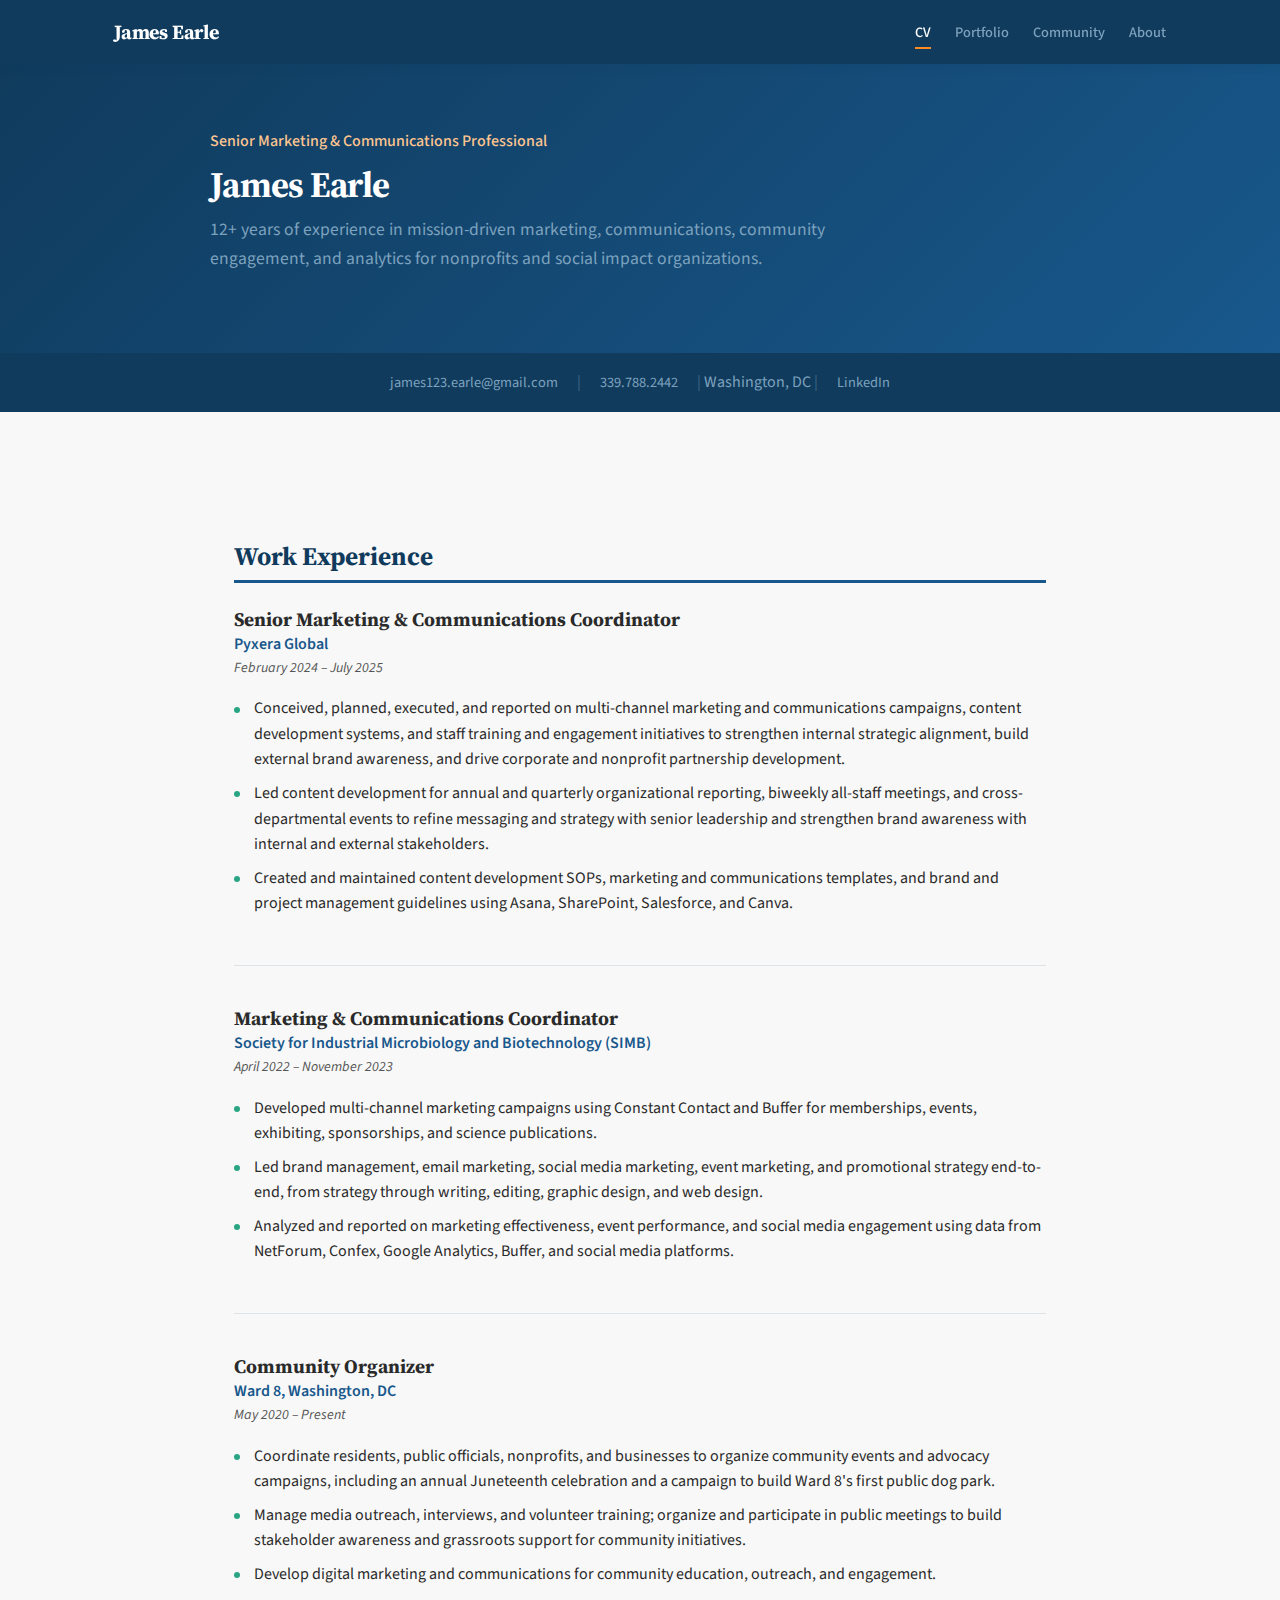
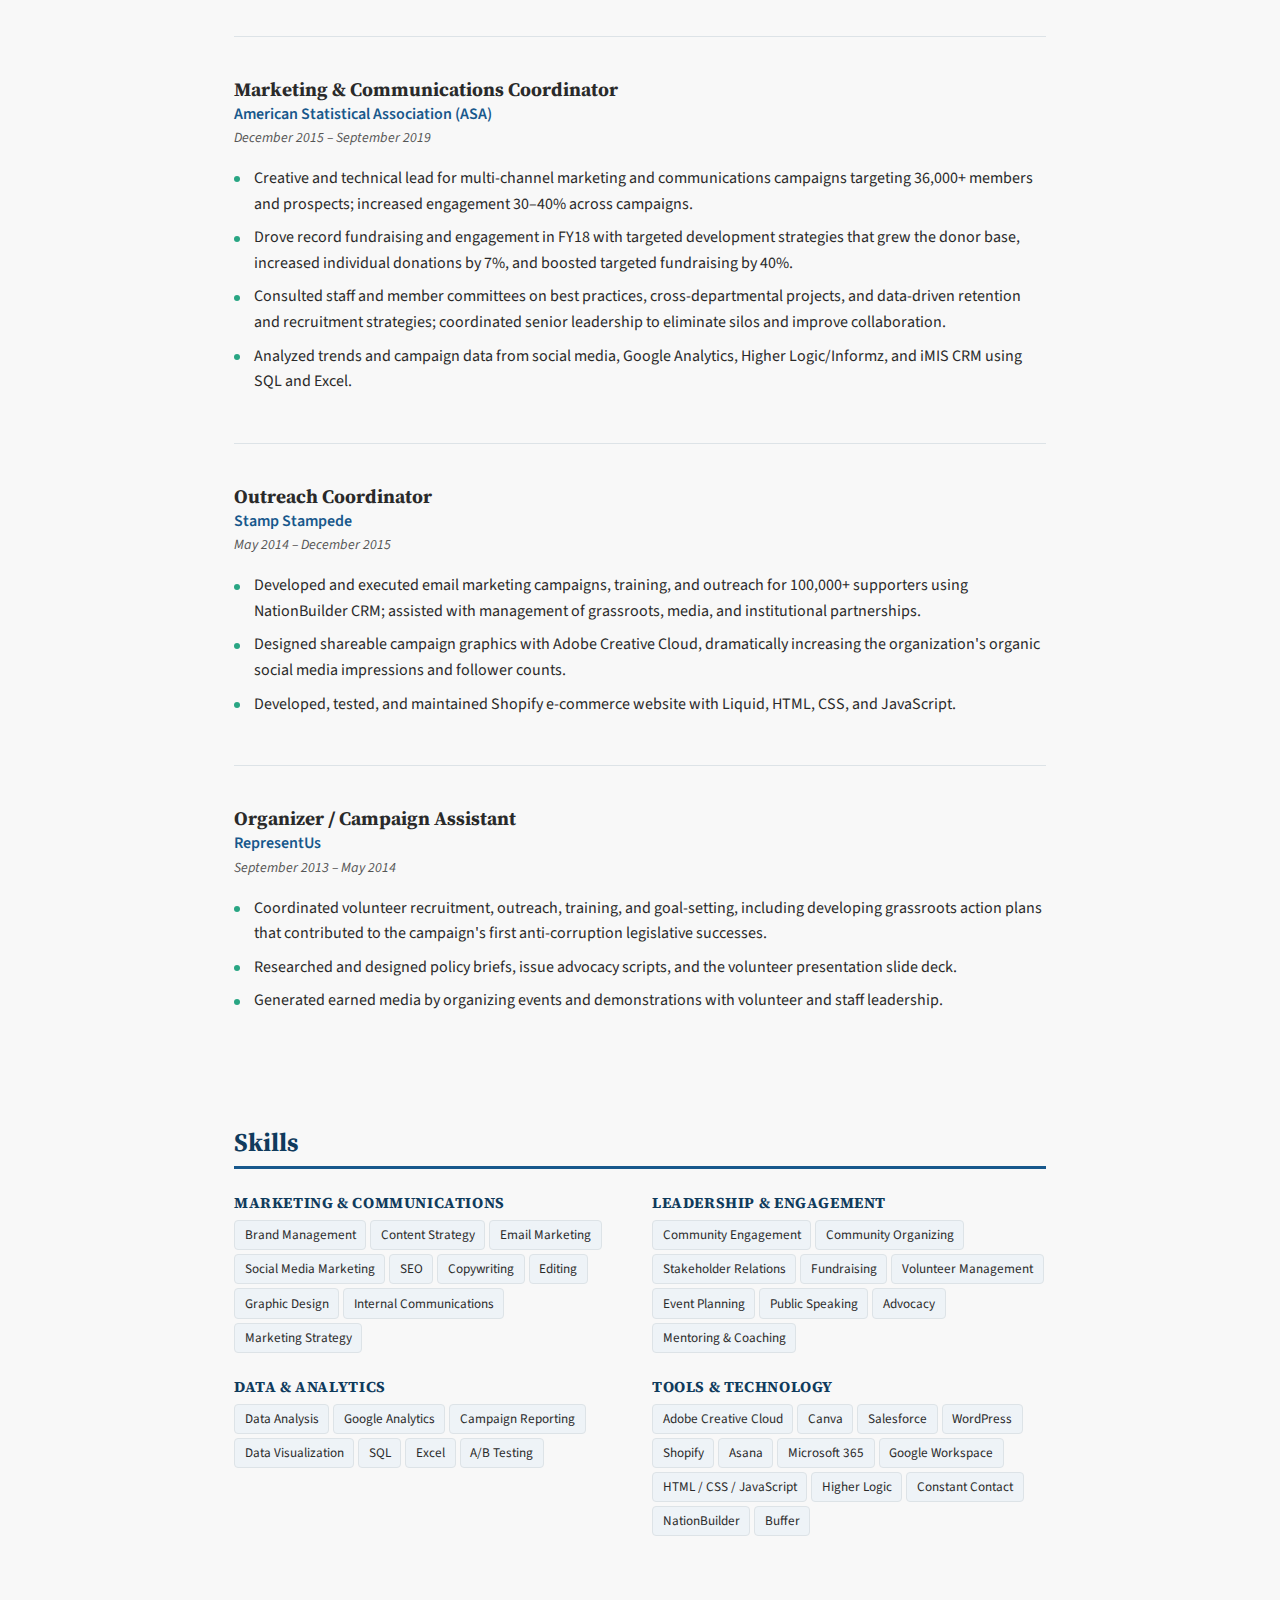
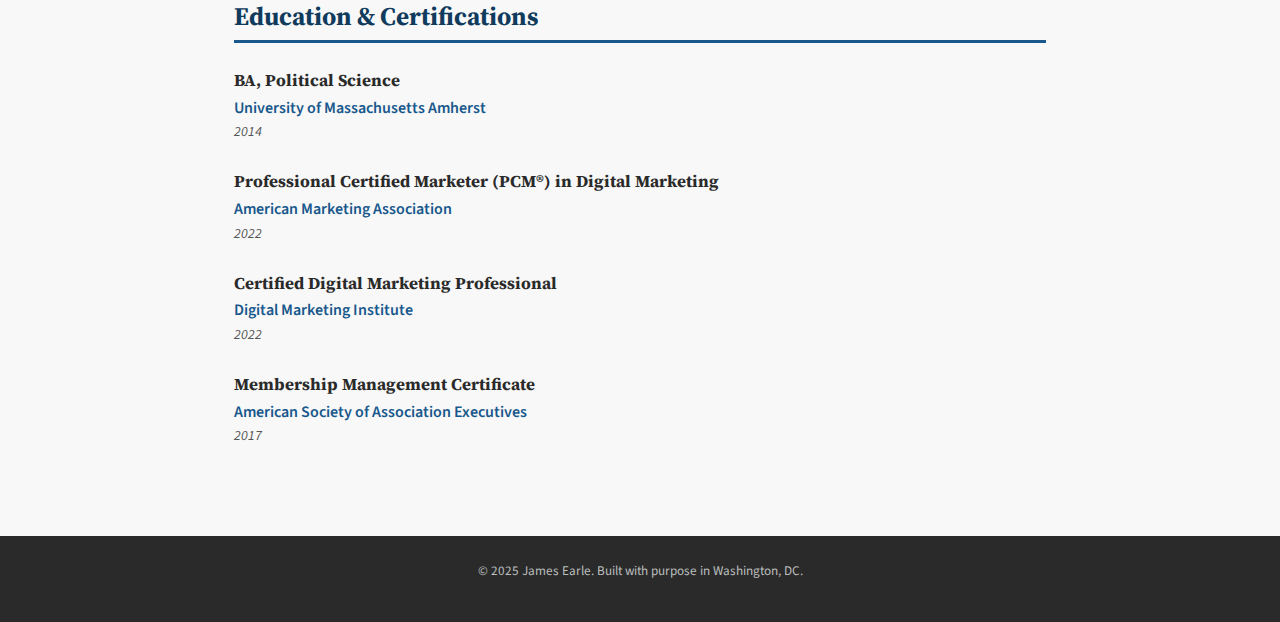
<file: index.html>
<!DOCTYPE html>
<html lang="en">
<head>
  <meta charset="UTF-8">
  <meta name="viewport" content="width=device-width, initial-scale=1.0">
  <title>James Earle | Marketing, Communications &amp; Community Engagement Professional | Washington, DC</title>
  <meta name="description" content="James Earle is a senior marketing and communications professional with 12+ years of experience in nonprofit marketing, brand management, digital strategy, community engagement, and data-driven campaigns in Washington, DC.">
  <meta name="keywords" content="marketing coordinator, communications, nonprofit marketing, community engagement, digital marketing, brand management, Washington DC, association marketing, content strategy, SEO, data analytics">
  <meta name="author" content="James Earle">
  <link rel="canonical" href="https://jamesearle.net/cv/">

  <!-- Open Graph -->
  <meta property="og:title" content="James Earle | Marketing, Communications & Community Engagement Professional">
  <meta property="og:description" content="12+ years of experience in nonprofit marketing, communications, community organizing, and digital strategy in Washington, DC.">
  <meta property="og:type" content="profile">
  <meta property="og:url" content="https://jamesearle.net/cv/">

  <!-- Schema.org JSON-LD -->
  <script type="application/ld+json">
  {
    "@context": "https://schema.org",
    "@type": "ProfilePage",
    "mainEntity": {
      "@type": "Person",
      "name": "James Earle",
      "jobTitle": "Senior Marketing & Communications Professional",
      "url": "https://jamesearle.net",
      "email": "james123.earle@gmail.com",
      "telephone": "339-788-2442",
      "address": {
        "@type": "PostalAddress",
        "addressLocality": "Washington",
        "addressRegion": "DC",
        "addressCountry": "US"
      },
      "sameAs": [
        "https://linkedin.com/in/james123earle"
      ],
      "alumniOf": [
        {
          "@type": "CollegeOrUniversity",
          "name": "University of Massachusetts Amherst"
        }
      ],
      "hasCredential": [
        {
          "@type": "EducationalOccupationalCredential",
          "name": "Professional Certified Marketer (PCM) in Digital Marketing",
          "credentialCategory": "Professional Certification",
          "recognizedBy": { "@type": "Organization", "name": "American Marketing Association" }
        },
        {
          "@type": "EducationalOccupationalCredential",
          "name": "Certified Digital Marketing Professional",
          "credentialCategory": "Professional Certification",
          "recognizedBy": { "@type": "Organization", "name": "Digital Marketing Institute" }
        },
        {
          "@type": "EducationalOccupationalCredential",
          "name": "Membership Management Certificate",
          "credentialCategory": "Professional Certificate",
          "recognizedBy": { "@type": "Organization", "name": "American Society of Association Executives" }
        }
      ],
      "knowsAbout": [
        "Nonprofit Marketing",
        "Digital Marketing Strategy",
        "Brand Management",
        "Community Engagement",
        "Email Marketing",
        "Social Media Marketing",
        "Content Strategy",
        "Data Analytics",
        "SEO",
        "Graphic Design",
        "Fundraising",
        "Association Management"
      ]
    }
  }
  </script>

  <!-- Fonts -->
  <link rel="preconnect" href="https://fonts.googleapis.com">
  <link rel="preconnect" href="https://fonts.gstatic.com" crossorigin>
  <link href="https://fonts.googleapis.com/css2?family=Source+Sans+3:wght@400;500;600;700&family=Source+Serif+4:wght@400;600;700&display=swap" rel="stylesheet">
  <link rel="stylesheet" href="css/style.css">
</head>
<body>

  <!-- Navigation -->
  <nav class="site-nav" aria-label="Main navigation">
    <div class="nav-inner">
      <a href="index.html" class="nav-brand">James Earle</a>
      <button class="nav-toggle" aria-expanded="false" aria-controls="nav-menu" aria-label="Toggle navigation">
        <span></span><span></span><span></span>
      </button>
      <ul class="nav-links" id="nav-menu">
        <li><a href="index.html" class="active">CV</a></li>
        <li><a href="portfolio.html">Portfolio</a></li>
        <li><a href="community.html">Community</a></li>
        <li><a href="about.html">About</a></li>
      </ul>
    </div>
  </nav>

  <!-- Page Header -->
  <header class="page-header">
    <div class="page-header-inner">
      <p class="subtitle">Senior Marketing &amp; Communications Professional</p>
      <h1>James Earle</h1>
      <p>12+ years of experience in mission-driven marketing, communications, community engagement, and analytics for nonprofits and social impact organizations.</p>
    </div>
  </header>

   <!-- Contact Bar -->
  <div class="contact-bar" role="contentinfo" aria-label="Contact information">
    <a href="mailto:james123.earle@gmail.com">james123.earle@gmail.com</a>
    <span class="separator">|</span>
    <a href="tel:+13397882442">339.788.2442</a>
    <span class="separator">|</span>
    <span style="color: var(--storm);">Washington, DC</span>
    <span class="separator">|</span>
    <a href="https://linkedin.com/in/james123earle" rel="noopener" target="_blank">LinkedIn</a>
  </div>

  <!-- Main Content -->
  <main>

    <!-- Work Experience -->
    <section aria-labelledby="experience-heading">
      <h2 id="experience-heading">Work Experience</h2>

      <article class="job-entry" itemscope itemtype="https://schema.org/OrganizationRole">
        <div class="job-header">
          <h3 class="job-title" itemprop="roleName">Senior Marketing &amp; Communications Coordinator</h3>
          <div class="job-org" itemprop="memberOf" itemscope itemtype="https://schema.org/Organization">
            <span itemprop="name">Pyxera Global</span>
          </div>
          <div class="job-date">
            <time datetime="2024-02">February 2024</time> – <time datetime="2025-07">July 2025</time>
          </div>
        </div>
        <ul class="job-bullets">
          <li>Conceived, planned, executed, and reported on multi-channel marketing and communications campaigns, content development systems, and staff training and engagement initiatives to strengthen internal strategic alignment, build external brand awareness, and drive corporate and nonprofit partnership development.</li>
          <li>Led content development for annual and quarterly organizational reporting, biweekly all-staff meetings, and cross-departmental events to refine messaging and strategy with senior leadership and strengthen brand awareness with internal and external stakeholders.</li>
          <li>Created and maintained content development SOPs, marketing and communications templates, and brand and project management guidelines using Asana, SharePoint, Salesforce, and Canva.</li>
        </ul>
      </article>

      <article class="job-entry" itemscope itemtype="https://schema.org/OrganizationRole">
        <div class="job-header">
          <h3 class="job-title" itemprop="roleName">Marketing &amp; Communications Coordinator</h3>
          <div class="job-org" itemprop="memberOf" itemscope itemtype="https://schema.org/Organization">
            <span itemprop="name">Society for Industrial Microbiology and Biotechnology (SIMB)</span>
          </div>
          <div class="job-date">
            <time datetime="2022-04">April 2022</time> – <time datetime="2023-11">November 2023</time>
          </div>
        </div>
        <ul class="job-bullets">
          <li>Developed multi-channel marketing campaigns using Constant Contact and Buffer for memberships, events, exhibiting, sponsorships, and science publications.</li>
          <li>Led brand management, email marketing, social media marketing, event marketing, and promotional strategy end-to-end, from strategy through writing, editing, graphic design, and web design.</li>
          <li>Analyzed and reported on marketing effectiveness, event performance, and social media engagement using data from NetForum, Confex, Google Analytics, Buffer, and social media platforms.</li>
        </ul>
      </article>

      <article class="job-entry" itemscope itemtype="https://schema.org/OrganizationRole">
        <div class="job-header">
          <h3 class="job-title" itemprop="roleName">Community Organizer</h3>
          <div class="job-org" itemprop="memberOf" itemscope itemtype="https://schema.org/Organization">
            <span itemprop="name">Ward 8, Washington, DC</span>
          </div>
          <div class="job-date">
            <time datetime="2020-05">May 2020</time> – Present
          </div>
        </div>
        <ul class="job-bullets">
          <li>Coordinate residents, public officials, nonprofits, and businesses to organize community events and advocacy campaigns, including an annual Juneteenth celebration and a campaign to build Ward 8's first public dog park.</li>
          <li>Manage media outreach, interviews, and volunteer training; organize and participate in public meetings to build stakeholder awareness and grassroots support for community initiatives.</li>
          <li>Develop digital marketing and communications for community education, outreach, and engagement.</li>
        </ul>
      </article>

      <article class="job-entry" itemscope itemtype="https://schema.org/OrganizationRole">
        <div class="job-header">
          <h3 class="job-title" itemprop="roleName">Marketing &amp; Communications Coordinator</h3>
          <div class="job-org" itemprop="memberOf" itemscope itemtype="https://schema.org/Organization">
            <span itemprop="name">American Statistical Association (ASA)</span>
          </div>
          <div class="job-date">
            <time datetime="2015-12">December 2015</time> – <time datetime="2019-09">September 2019</time>
          </div>
        </div>
        <ul class="job-bullets">
          <li>Creative and technical lead for multi-channel marketing and communications campaigns targeting 36,000+ members and prospects; increased engagement 30–40% across campaigns.</li>
          <li>Drove record fundraising and engagement in FY18 with targeted development strategies that grew the donor base, increased individual donations by 7%, and boosted targeted fundraising by 40%.</li>
          <li>Consulted staff and member committees on best practices, cross-departmental projects, and data-driven retention and recruitment strategies; coordinated senior leadership to eliminate silos and improve collaboration.</li>
          <li>Analyzed trends and campaign data from social media, Google Analytics, Higher Logic/Informz, and iMIS CRM using SQL and Excel.</li>
        </ul>
      </article>

      <article class="job-entry" itemscope itemtype="https://schema.org/OrganizationRole">
        <div class="job-header">
          <h3 class="job-title" itemprop="roleName">Outreach Coordinator</h3>
          <div class="job-org" itemprop="memberOf" itemscope itemtype="https://schema.org/Organization">
            <span itemprop="name">Stamp Stampede</span>
          </div>
          <div class="job-date">
            <time datetime="2014-05">May 2014</time> – <time datetime="2015-12">December 2015</time>
          </div>
        </div>
        <ul class="job-bullets">
          <li>Developed and executed email marketing campaigns, training, and outreach for 100,000+ supporters using NationBuilder CRM; assisted with management of grassroots, media, and institutional partnerships.</li>
          <li>Designed shareable campaign graphics with Adobe Creative Cloud, dramatically increasing the organization's organic social media impressions and follower counts.</li>
          <li>Developed, tested, and maintained Shopify e-commerce website with Liquid, HTML, CSS, and JavaScript.</li>
        </ul>
      </article>

      <article class="job-entry" itemscope itemtype="https://schema.org/OrganizationRole">
        <div class="job-header">
          <h3 class="job-title" itemprop="roleName">Organizer / Campaign Assistant</h3>
          <div class="job-org" itemprop="memberOf" itemscope itemtype="https://schema.org/Organization">
            <span itemprop="name">RepresentUs</span>
          </div>
          <div class="job-date">
            <time datetime="2013-09">September 2013</time> – <time datetime="2014-05">May 2014</time>
          </div>
        </div>
        <ul class="job-bullets">
          <li>Coordinated volunteer recruitment, outreach, training, and goal-setting, including developing grassroots action plans that contributed to the campaign's first anti-corruption legislative successes.</li>
          <li>Researched and designed policy briefs, issue advocacy scripts, and the volunteer presentation slide deck.</li>
          <li>Generated earned media by organizing events and demonstrations with volunteer and staff leadership.</li>
        </ul>
      </article>

    </section>

    <!-- Skills -->
    <section aria-labelledby="skills-heading">
      <h2 id="skills-heading">Skills</h2>
      <div class="skills-grid">
        <div class="skill-category">
          <h4>Marketing &amp; Communications</h4>
          <div class="skill-tags">
            <span class="skill-tag">Brand Management</span>
            <span class="skill-tag">Content Strategy</span>
            <span class="skill-tag">Email Marketing</span>
            <span class="skill-tag">Social Media Marketing</span>
            <span class="skill-tag">SEO</span>
            <span class="skill-tag">Copywriting</span>
            <span class="skill-tag">Editing</span>
            <span class="skill-tag">Graphic Design</span>
            <span class="skill-tag">Internal Communications</span>
            <span class="skill-tag">Marketing Strategy</span>
          </div>
        </div>
        <div class="skill-category">
          <h4>Leadership &amp; Engagement</h4>
          <div class="skill-tags">
            <span class="skill-tag">Community Engagement</span>
            <span class="skill-tag">Community Organizing</span>
            <span class="skill-tag">Stakeholder Relations</span>
            <span class="skill-tag">Fundraising</span>
            <span class="skill-tag">Volunteer Management</span>
            <span class="skill-tag">Event Planning</span>
            <span class="skill-tag">Public Speaking</span>
            <span class="skill-tag">Advocacy</span>
            <span class="skill-tag">Mentoring &amp; Coaching</span>
          </div>
        </div>
        <div class="skill-category">
          <h4>Data &amp; Analytics</h4>
          <div class="skill-tags">
            <span class="skill-tag">Data Analysis</span>
            <span class="skill-tag">Google Analytics</span>
            <span class="skill-tag">Campaign Reporting</span>
            <span class="skill-tag">Data Visualization</span>
            <span class="skill-tag">SQL</span>
            <span class="skill-tag">Excel</span>
            <span class="skill-tag">A/B Testing</span>
          </div>
        </div>
        <div class="skill-category">
          <h4>Tools &amp; Technology</h4>
          <div class="skill-tags">
            <span class="skill-tag">Adobe Creative Cloud</span>
            <span class="skill-tag">Canva</span>
            <span class="skill-tag">Salesforce</span>
            <span class="skill-tag">WordPress</span>
            <span class="skill-tag">Shopify</span>
            <span class="skill-tag">Asana</span>
            <span class="skill-tag">Microsoft 365</span>
            <span class="skill-tag">Google Workspace</span>
            <span class="skill-tag">HTML / CSS / JavaScript</span>
            <span class="skill-tag">Higher Logic</span>
            <span class="skill-tag">Constant Contact</span>
            <span class="skill-tag">NationBuilder</span>
            <span class="skill-tag">Buffer</span>
          </div>
        </div>
      </div>
    </section>

    <!-- Education & Certifications -->
    <section aria-labelledby="education-heading">
      <h2 id="education-heading">Education &amp; Certifications</h2>

      <div class="edu-entry">
        <div class="edu-degree">BA, Political Science</div>
        <div class="edu-school">University of Massachusetts Amherst</div>
        <div class="edu-year"><time datetime="2014">2014</time></div>
      </div>

      <div class="edu-entry">
        <div class="edu-degree">Professional Certified Marketer (PCM®) in Digital Marketing</div>
        <div class="edu-school">American Marketing Association</div>
        <div class="edu-year"><time datetime="2022">2022</time></div>
      </div>

      <div class="edu-entry">
        <div class="edu-degree">Certified Digital Marketing Professional</div>
        <div class="edu-school">Digital Marketing Institute</div>
        <div class="edu-year"><time datetime="2022">2022</time></div>
      </div>

      <div class="edu-entry">
        <div class="edu-degree">Membership Management Certificate</div>
        <div class="edu-school">American Society of Association Executives</div>
        <div class="edu-year"><time datetime="2017">2017</time></div>
      </div>
    </section>

  </main>

  <!-- Footer -->
  <footer class="site-footer">
    <p>&copy; 2025 James Earle. Built with purpose in Washington, DC.</p>
  </footer>

  <script src="js/main.js"></script>
</body>
</html>
</file>
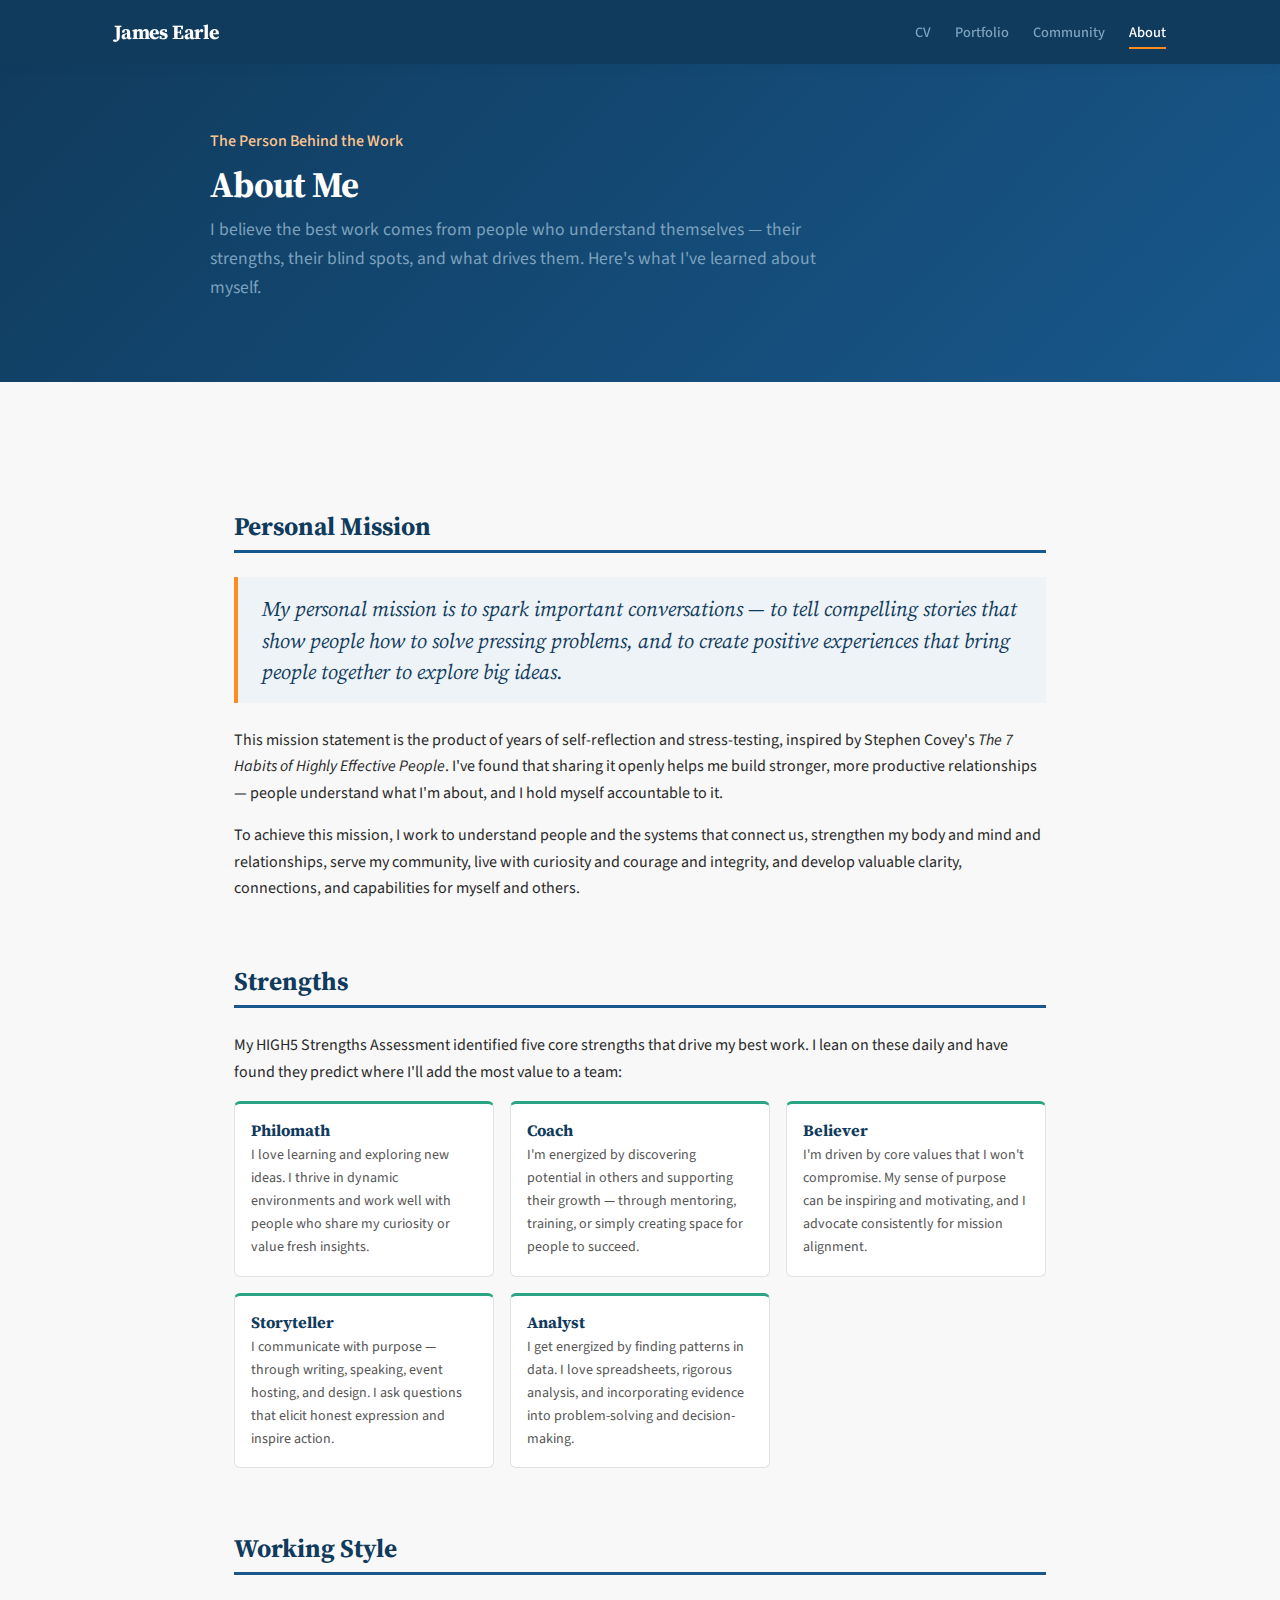
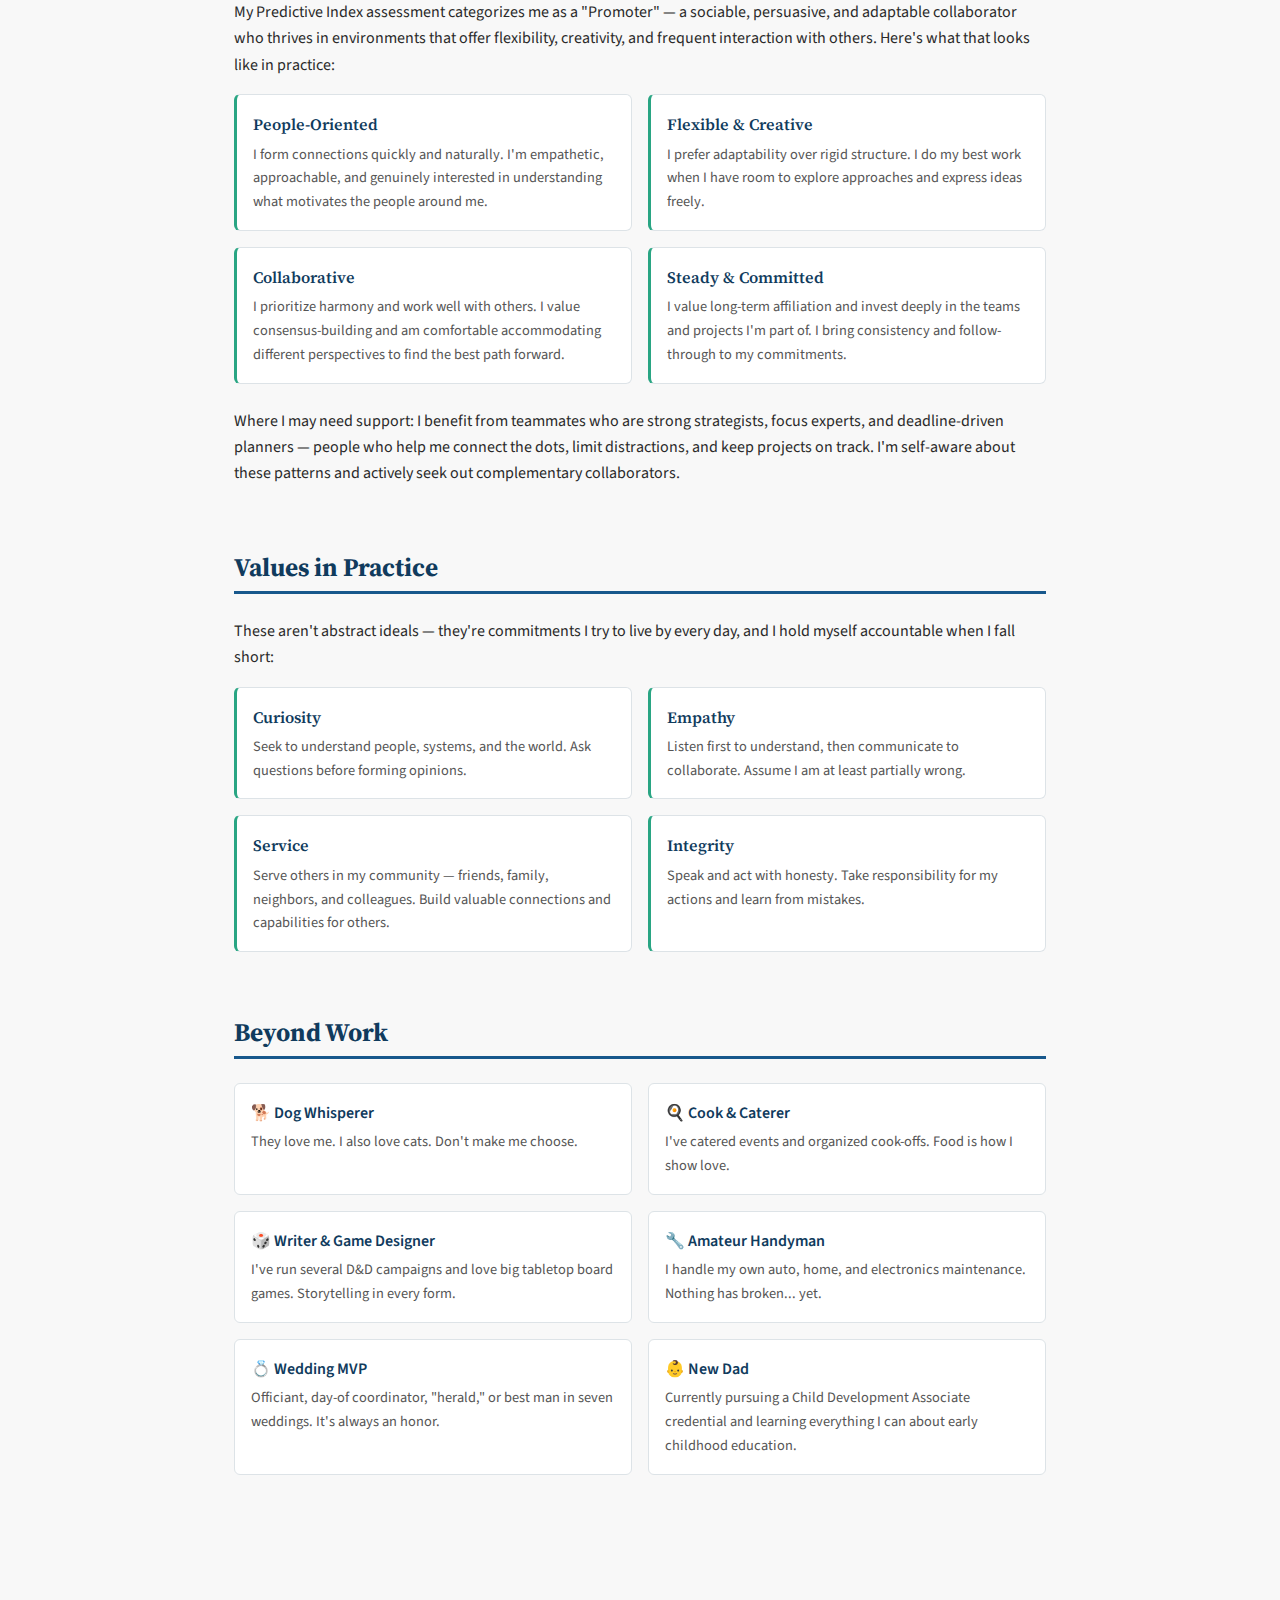
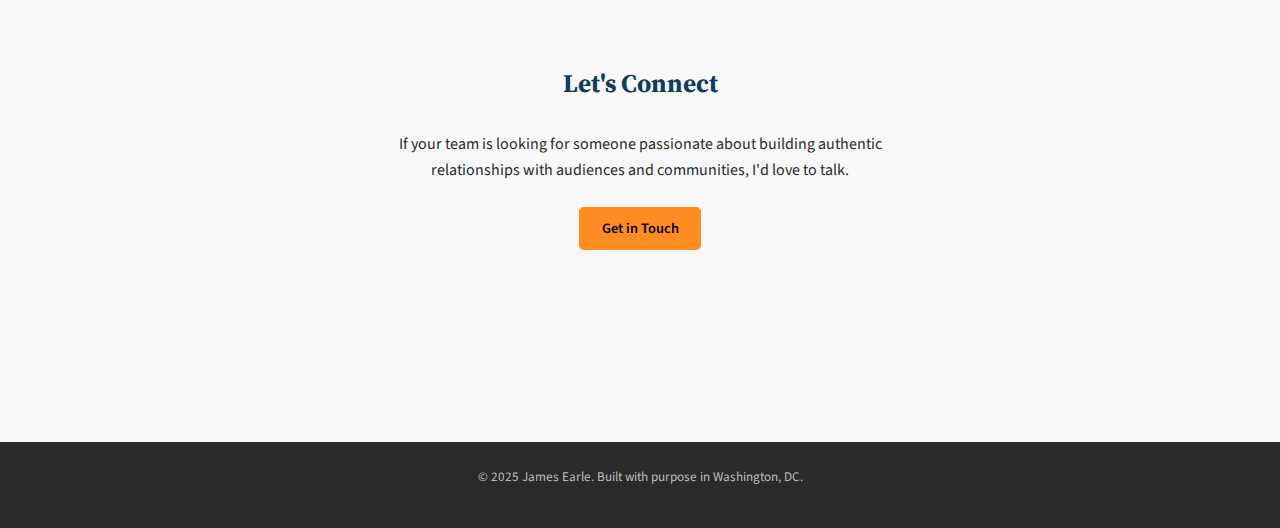
<file: about.html>
<!DOCTYPE html>
<html lang="en">
<head>
  <meta charset="UTF-8">
  <meta name="viewport" content="width=device-width, initial-scale=1.0">
  <title>About James Earle | Mission, Strengths &amp; Values</title>
  <meta name="description" content="Learn about James Earle's personal mission, professional strengths, and values. A curious, community-focused marketing and communications professional in Washington, DC.">
  <meta name="author" content="James Earle">
  <link rel="canonical" href="https://jamesearle.net/about/">

  <!-- Open Graph -->
  <meta property="og:title" content="About James Earle | Mission, Strengths & Values">
  <meta property="og:description" content="Personal mission, professional strengths, and what drives James Earle as a marketing and communications professional.">
  <meta property="og:type" content="profile">
  <meta property="og:url" content="https://jamesearle.net/about/">

  <!-- Fonts -->
  <link rel="preconnect" href="https://fonts.googleapis.com">
  <link rel="preconnect" href="https://fonts.gstatic.com" crossorigin>
  <link href="https://fonts.googleapis.com/css2?family=Source+Sans+3:wght@400;500;600;700&family=Source+Serif+4:wght@400;600;700&display=swap" rel="stylesheet">
  <link rel="stylesheet" href="css/style.css">

  <style>
    .mission-quote {
      font-family: var(--font-display);
      font-size: 1.3rem;
      font-style: italic;
      color: var(--navy);
      line-height: 1.5;
      border-left: 4px solid var(--orange);
      padding: var(--space-md) var(--space-lg);
      margin: var(--space-lg) 0;
      background: var(--bg-highlight);
    }

    .values-grid {
      display: grid;
      grid-template-columns: 1fr 1fr;
      gap: var(--space-md);
      margin-top: var(--space-md);
    }

    .value-item {
      padding: var(--space-md);
      background: var(--bg-card);
      border: 1px solid var(--border-light);
      border-radius: 6px;
      border-left: 3px solid var(--teal);
    }

    .value-item strong {
      color: var(--navy);
      font-family: var(--font-display);
    }

    .value-item p {
      font-size: 0.9rem;
      color: var(--text-secondary);
      margin: var(--space-xs) 0 0;
    }

    .side-stuff-grid {
      display: grid;
      grid-template-columns: 1fr 1fr;
      gap: var(--space-md);
      margin-top: var(--space-md);
    }

    .side-item {
      padding: var(--space-md);
      background: var(--bg-card);
      border: 1px solid var(--border-light);
      border-radius: 6px;
    }

    .side-item strong {
      color: var(--navy);
      display: block;
      margin-bottom: var(--space-xs);
    }

    .side-item p {
      font-size: 0.9rem;
      color: var(--text-secondary);
      margin: 0;
    }

    @media (max-width: 768px) {
      .values-grid,
      .side-stuff-grid {
        grid-template-columns: 1fr;
      }
    }
  </style>
</head>
<body>

  <!-- Navigation -->
  <nav class="site-nav" aria-label="Main navigation">
    <div class="nav-inner">
      <a href="index.html" class="nav-brand">James Earle</a>
      <button class="nav-toggle" aria-expanded="false" aria-controls="nav-menu" aria-label="Toggle navigation">
        <span></span><span></span><span></span>
      </button>
      <ul class="nav-links" id="nav-menu">
        <li><a href="index.html">CV</a></li>
        <li><a href="portfolio.html">Portfolio</a></li>
        <li><a href="community.html">Community</a></li>
        <li><a href="about.html" class="active">About</a></li>
      </ul>
    </div>
  </nav>

  <!-- Page Header -->
  <header class="page-header">
    <div class="page-header-inner">
      <p class="subtitle">The Person Behind the Work</p>
      <h1>About Me</h1>
      <p>I believe the best work comes from people who understand themselves — their strengths, their blind spots, and what drives them. Here's what I've learned about myself.</p>
    </div>
  </header>

  <!-- Main Content -->
  <main>

    <!-- Mission -->
    <section class="about-section" aria-labelledby="mission-heading">
      <h2 id="mission-heading">Personal Mission</h2>
      <blockquote class="mission-quote">
        My personal mission is to spark important conversations — to tell compelling stories that show people how to solve pressing problems, and to create positive experiences that bring people together to explore big ideas.
      </blockquote>
      <p>This mission statement is the product of years of self-reflection and stress-testing, inspired by Stephen Covey's <cite>The 7 Habits of Highly Effective People</cite>. I've found that sharing it openly helps me build stronger, more productive relationships — people understand what I'm about, and I hold myself accountable to it.</p>

      <p>To achieve this mission, I work to understand people and the systems that connect us, strengthen my body and mind and relationships, serve my community, live with curiosity and courage and integrity, and develop valuable clarity, connections, and capabilities for myself and others.</p>
    </section>

    <!-- Strengths -->
    <section class="about-section" aria-labelledby="strengths-heading">
      <h2 id="strengths-heading">Strengths</h2>
      <p>My HIGH5 Strengths Assessment identified five core strengths that drive my best work. I lean on these daily and have found they predict where I'll add the most value to a team:</p>

      <div class="strengths-list">
        <div class="strength-card">
          <h4>Philomath</h4>
          <p>I love learning and exploring new ideas. I thrive in dynamic environments and work well with people who share my curiosity or value fresh insights.</p>
        </div>
        <div class="strength-card">
          <h4>Coach</h4>
          <p>I'm energized by discovering potential in others and supporting their growth — through mentoring, training, or simply creating space for people to succeed.</p>
        </div>
        <div class="strength-card">
          <h4>Believer</h4>
          <p>I'm driven by core values that I won't compromise. My sense of purpose can be inspiring and motivating, and I advocate consistently for mission alignment.</p>
        </div>
        <div class="strength-card">
          <h4>Storyteller</h4>
          <p>I communicate with purpose — through writing, speaking, event hosting, and design. I ask questions that elicit honest expression and inspire action.</p>
        </div>
        <div class="strength-card">
          <h4>Analyst</h4>
          <p>I get energized by finding patterns in data. I love spreadsheets, rigorous analysis, and incorporating evidence into problem-solving and decision-making.</p>
        </div>
      </div>
    </section>

    <!-- Working Style -->
    <section class="about-section" aria-labelledby="style-heading">
      <h2 id="style-heading">Working Style</h2>
      <p>My Predictive Index assessment categorizes me as a "Promoter" — a sociable, persuasive, and adaptable collaborator who thrives in environments that offer flexibility, creativity, and frequent interaction with others. Here's what that looks like in practice:</p>

      <div class="values-grid">
        <div class="value-item">
          <strong>People-Oriented</strong>
          <p>I form connections quickly and naturally. I'm empathetic, approachable, and genuinely interested in understanding what motivates the people around me.</p>
        </div>
        <div class="value-item">
          <strong>Flexible &amp; Creative</strong>
          <p>I prefer adaptability over rigid structure. I do my best work when I have room to explore approaches and express ideas freely.</p>
        </div>
        <div class="value-item">
          <strong>Collaborative</strong>
          <p>I prioritize harmony and work well with others. I value consensus-building and am comfortable accommodating different perspectives to find the best path forward.</p>
        </div>
        <div class="value-item">
          <strong>Steady &amp; Committed</strong>
          <p>I value long-term affiliation and invest deeply in the teams and projects I'm part of. I bring consistency and follow-through to my commitments.</p>
        </div>
      </div>

      <p style="margin-top: var(--space-lg);">Where I may need support: I benefit from teammates who are strong strategists, focus experts, and deadline-driven planners — people who help me connect the dots, limit distractions, and keep projects on track. I'm self-aware about these patterns and actively seek out complementary collaborators.</p>
    </section>

    <!-- Values in Practice -->
    <section class="about-section" aria-labelledby="values-heading">
      <h2 id="values-heading">Values in Practice</h2>
      <p>These aren't abstract ideals — they're commitments I try to live by every day, and I hold myself accountable when I fall short:</p>
      <div class="values-grid">
        <div class="value-item">
          <strong>Curiosity</strong>
          <p>Seek to understand people, systems, and the world. Ask questions before forming opinions.</p>
        </div>
        <div class="value-item">
          <strong>Empathy</strong>
          <p>Listen first to understand, then communicate to collaborate. Assume I am at least partially wrong.</p>
        </div>
        <div class="value-item">
          <strong>Service</strong>
          <p>Serve others in my community — friends, family, neighbors, and colleagues. Build valuable connections and capabilities for others.</p>
        </div>
        <div class="value-item">
          <strong>Integrity</strong>
          <p>Speak and act with honesty. Take responsibility for my actions and learn from mistakes.</p>
        </div>
      </div>
    </section>

    <!-- Personal -->
    <section class="about-section" aria-labelledby="personal-heading">
      <h2 id="personal-heading">Beyond Work</h2>
      <div class="side-stuff-grid">
        <div class="side-item">
          <strong>🐕 Dog Whisperer</strong>
          <p>They love me. I also love cats. Don't make me choose.</p>
        </div>
        <div class="side-item">
          <strong>🍳 Cook &amp; Caterer</strong>
          <p>I've catered events and organized cook-offs. Food is how I show love.</p>
        </div>
        <div class="side-item">
          <strong>🎲 Writer &amp; Game Designer</strong>
          <p>I've run several D&amp;D campaigns and love big tabletop board games. Storytelling in every form.</p>
        </div>
        <div class="side-item">
          <strong>🔧 Amateur Handyman</strong>
          <p>I handle my own auto, home, and electronics maintenance. Nothing has broken... yet.</p>
        </div>
        <div class="side-item">
          <strong>💍 Wedding MVP</strong>
          <p>Officiant, day-of coordinator, "herald," or best man in seven weddings. It's always an honor.</p>
        </div>
        <div class="side-item">
          <strong>👶 New Dad</strong>
          <p>Currently pursuing a Child Development Associate credential and learning everything I can about early childhood education.</p>
        </div>
      </div>
    </section>

    <!-- Contact CTA -->
    <section class="about-section" aria-labelledby="contact-heading" style="text-align: center; padding: var(--space-2xl) 0;">
      <h2 id="contact-heading" style="border-bottom: none;">Let's Connect</h2>
      <p style="max-width: 520px; margin: 0 auto var(--space-lg);">If your team is looking for someone passionate about building authentic relationships with audiences and communities, I'd love to talk.</p>
      <a href="mailto:james123.earle@gmail.com" class="btn btn-primary">Get in Touch</a>
    </section>

  </main>

  <!-- Footer -->
  <footer class="site-footer">
    <p>&copy; 2025 James Earle. Built with purpose in Washington, DC.</p>
  </footer>

  <script src="js/main.js"></script>
</body>
</html>
</file>
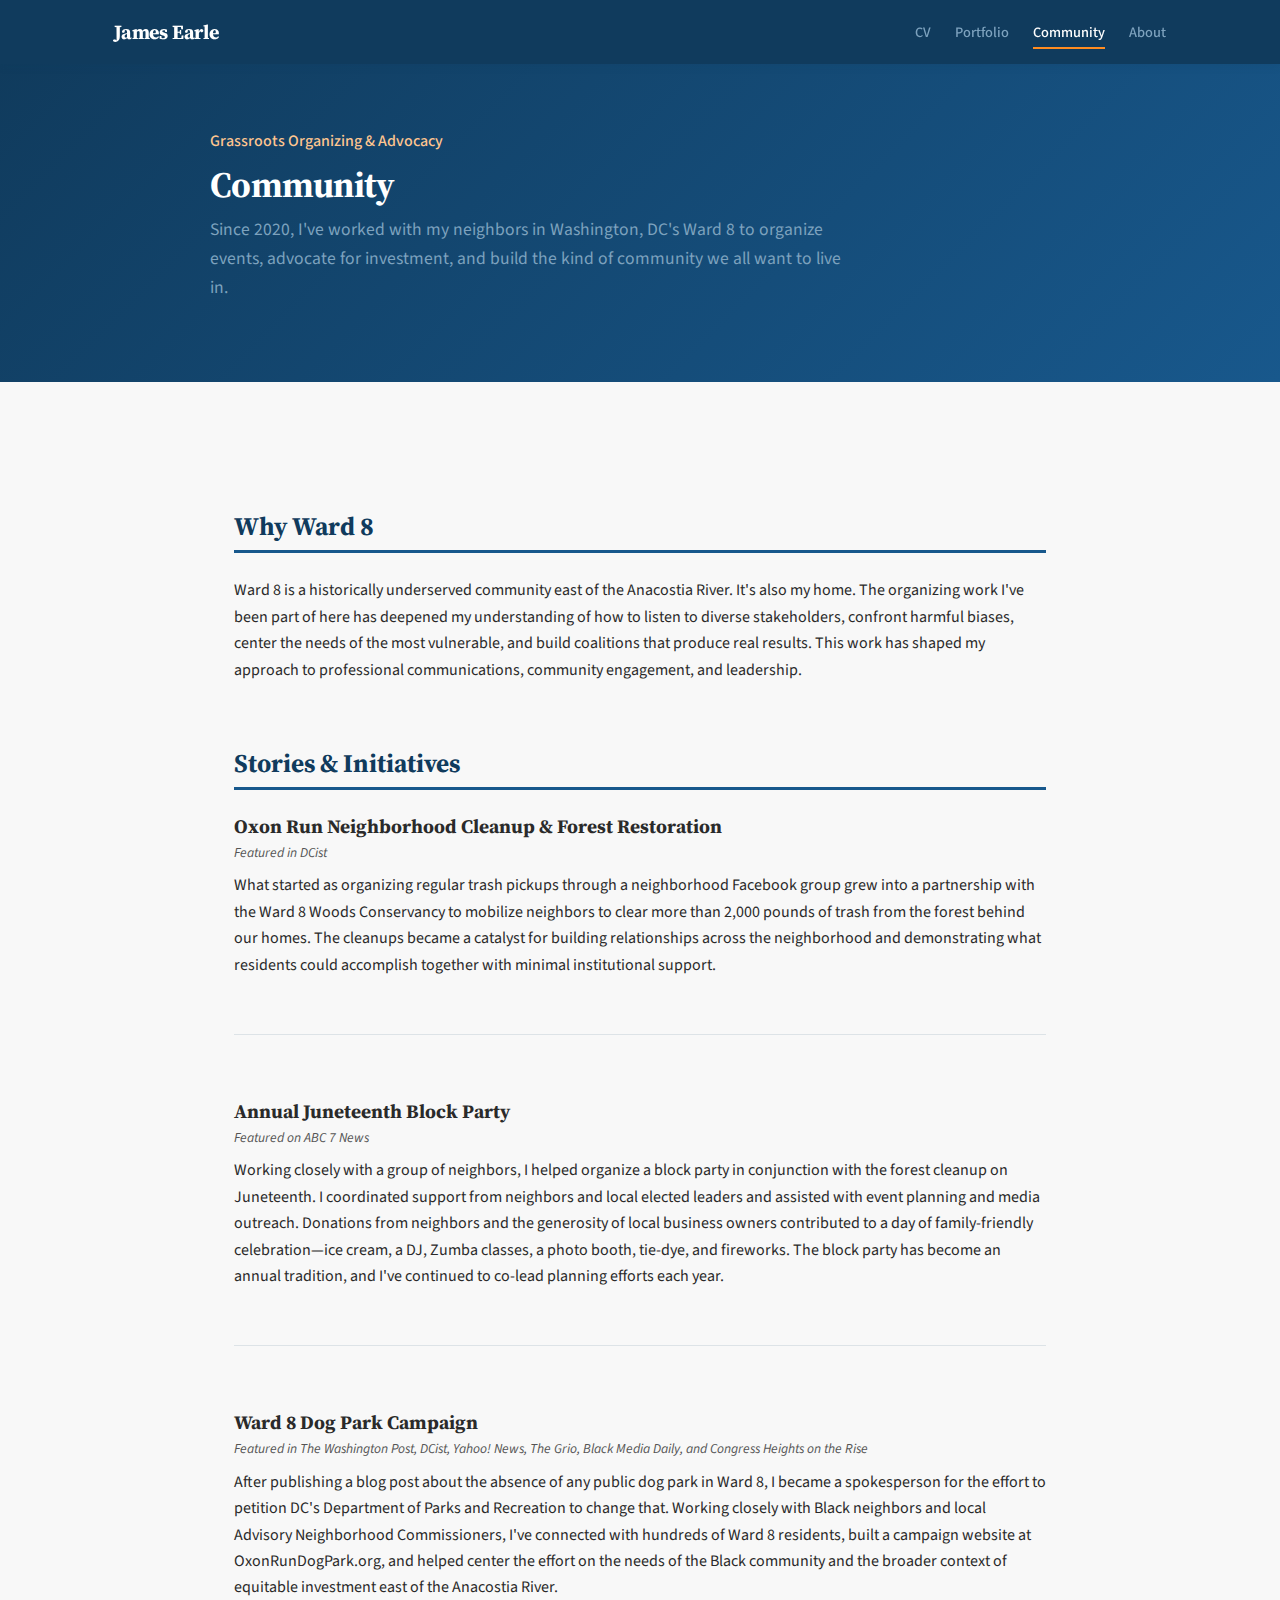
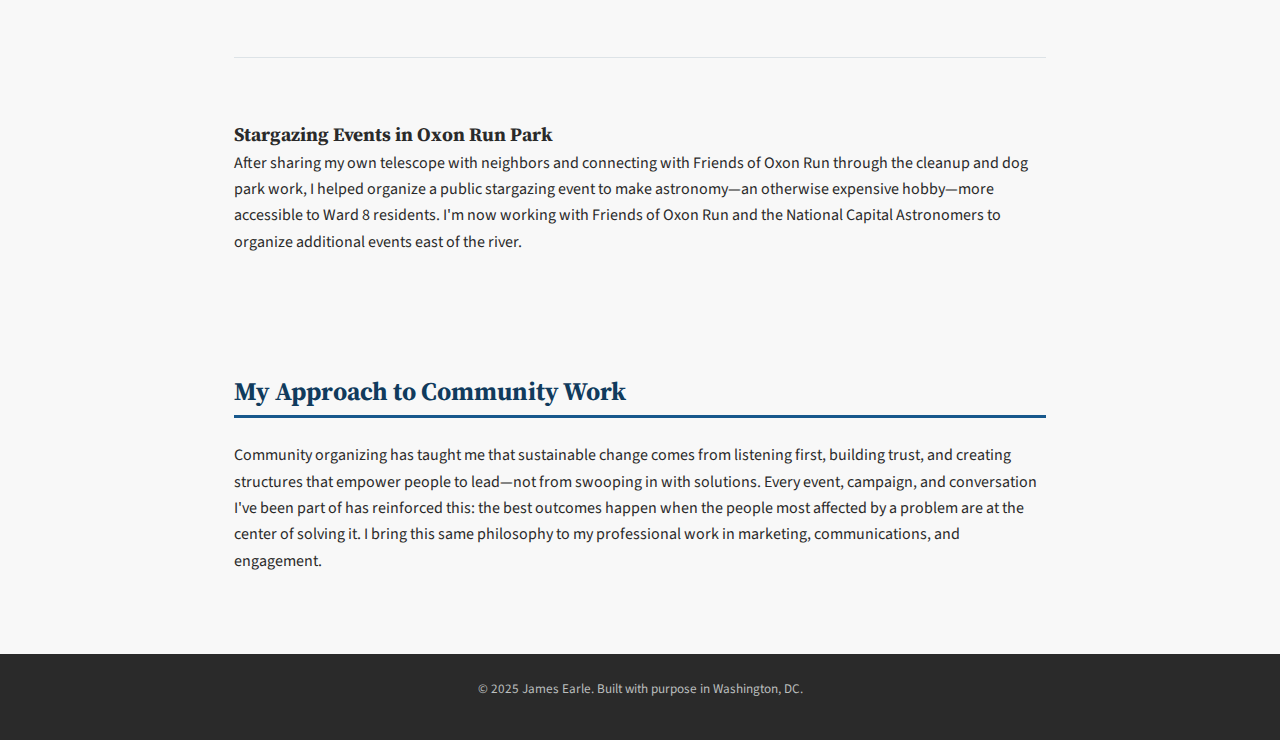
<file: community.html>
<!DOCTYPE html>
<html lang="en">
<head>
  <meta charset="UTF-8">
  <meta name="viewport" content="width=device-width, initial-scale=1.0">
  <title>Community Organizing | James Earle — Ward 8, Washington, DC</title>
  <meta name="description" content="James Earle's community organizing work in Washington, DC's Ward 8: neighborhood cleanups, Juneteenth celebrations, the Ward 8 dog park campaign, stargazing events, and grassroots advocacy.">
  <meta name="author" content="James Earle">
  <link rel="canonical" href="https://jamesearle.net/community/">

  <!-- Open Graph -->
  <meta property="og:title" content="Community Organizing | James Earle — Ward 8, DC">
  <meta property="og:description" content="Grassroots community organizing in Washington, DC's Ward 8: neighborhood cleanups, Juneteenth celebrations, dog park advocacy, and more.">
  <meta property="og:type" content="website">
  <meta property="og:url" content="https://jamesearle.net/community/">

  <!-- Fonts -->
  <link rel="preconnect" href="https://fonts.googleapis.com">
  <link rel="preconnect" href="https://fonts.gstatic.com" crossorigin>
  <link href="https://fonts.googleapis.com/css2?family=Source+Sans+3:wght@400;500;600;700&family=Source+Serif+4:wght@400;600;700&display=swap" rel="stylesheet">
  <link rel="stylesheet" href="css/style.css">
</head>
<body>

  <!-- Navigation -->
  <nav class="site-nav" aria-label="Main navigation">
    <div class="nav-inner">
      <a href="index.html" class="nav-brand">James Earle</a>
      <button class="nav-toggle" aria-expanded="false" aria-controls="nav-menu" aria-label="Toggle navigation">
        <span></span><span></span><span></span>
      </button>
      <ul class="nav-links" id="nav-menu">
        <li><a href="index.html">CV</a></li>
        <li><a href="portfolio.html">Portfolio</a></li>
        <li><a href="community.html" class="active">Community</a></li>
        <li><a href="about.html">About</a></li>
      </ul>
    </div>
  </nav>

  <!-- Page Header -->
  <header class="page-header">
    <div class="page-header-inner">
      <p class="subtitle">Grassroots Organizing &amp; Advocacy</p>
      <h1>Community</h1>
      <p>Since 2020, I've worked with my neighbors in Washington, DC's Ward 8 to organize events, advocate for investment, and build the kind of community we all want to live in.</p>
    </div>
  </header>

  <!-- Main Content -->
  <main>

    <section aria-labelledby="overview-heading">
      <h2 id="overview-heading">Why Ward 8</h2>
      <p>Ward 8 is a historically underserved community east of the Anacostia River. It's also my home. The organizing work I've been part of here has deepened my understanding of how to listen to diverse stakeholders, confront harmful biases, center the needs of the most vulnerable, and build coalitions that produce real results. This work has shaped my approach to professional communications, community engagement, and leadership.</p>
    </section>

    <section aria-labelledby="stories-heading">
      <h2 id="stories-heading">Stories &amp; Initiatives</h2>

      <article class="story-entry">
        <h3>Oxon Run Neighborhood Cleanup &amp; Forest Restoration</h3>
        <p class="story-source">Featured in DCist</p>
        <p>What started as organizing regular trash pickups through a neighborhood Facebook group grew into a partnership with the Ward 8 Woods Conservancy to mobilize neighbors to clear more than 2,000 pounds of trash from the forest behind our homes. The cleanups became a catalyst for building relationships across the neighborhood and demonstrating what residents could accomplish together with minimal institutional support.</p>
      </article>

      <article class="story-entry">
        <h3>Annual Juneteenth Block Party</h3>
        <p class="story-source">Featured on ABC 7 News</p>
        <p>Working closely with a group of neighbors, I helped organize a block party in conjunction with the forest cleanup on Juneteenth. I coordinated support from neighbors and local elected leaders and assisted with event planning and media outreach. Donations from neighbors and the generosity of local business owners contributed to a day of family-friendly celebration—ice cream, a DJ, Zumba classes, a photo booth, tie-dye, and fireworks. The block party has become an annual tradition, and I've continued to co-lead planning efforts each year.</p>
      </article>

      <article class="story-entry">
        <h3>Ward 8 Dog Park Campaign</h3>
        <p class="story-source">Featured in The Washington Post, DCist, Yahoo! News, The Grio, Black Media Daily, and Congress Heights on the Rise</p>
        <p>After publishing a blog post about the absence of any public dog park in Ward 8, I became a spokesperson for the effort to petition DC's Department of Parks and Recreation to change that. Working closely with Black neighbors and local Advisory Neighborhood Commissioners, I've connected with hundreds of Ward 8 residents, built a campaign website at OxonRunDogPark.org, and helped center the effort on the needs of the Black community and the broader context of equitable investment east of the Anacostia River.</p>
      </article>

      <article class="story-entry">
        <h3>Stargazing Events in Oxon Run Park</h3>
        <p>After sharing my own telescope with neighbors and connecting with Friends of Oxon Run through the cleanup and dog park work, I helped organize a public stargazing event to make astronomy—an otherwise expensive hobby—more accessible to Ward 8 residents. I'm now working with Friends of Oxon Run and the National Capital Astronomers to organize additional events east of the river.</p>
      </article>

    </section>

    <section aria-labelledby="approach-heading">
      <h2 id="approach-heading">My Approach to Community Work</h2>
      <p>Community organizing has taught me that sustainable change comes from listening first, building trust, and creating structures that empower people to lead—not from swooping in with solutions. Every event, campaign, and conversation I've been part of has reinforced this: the best outcomes happen when the people most affected by a problem are at the center of solving it. I bring this same philosophy to my professional work in marketing, communications, and engagement.</p>
    </section>

  </main>

  <!-- Footer -->
  <footer class="site-footer">
    <p>&copy; 2025 James Earle. Built with purpose in Washington, DC.</p>
  </footer>

  <script src="js/main.js"></script>
</body>
</html>
</file>
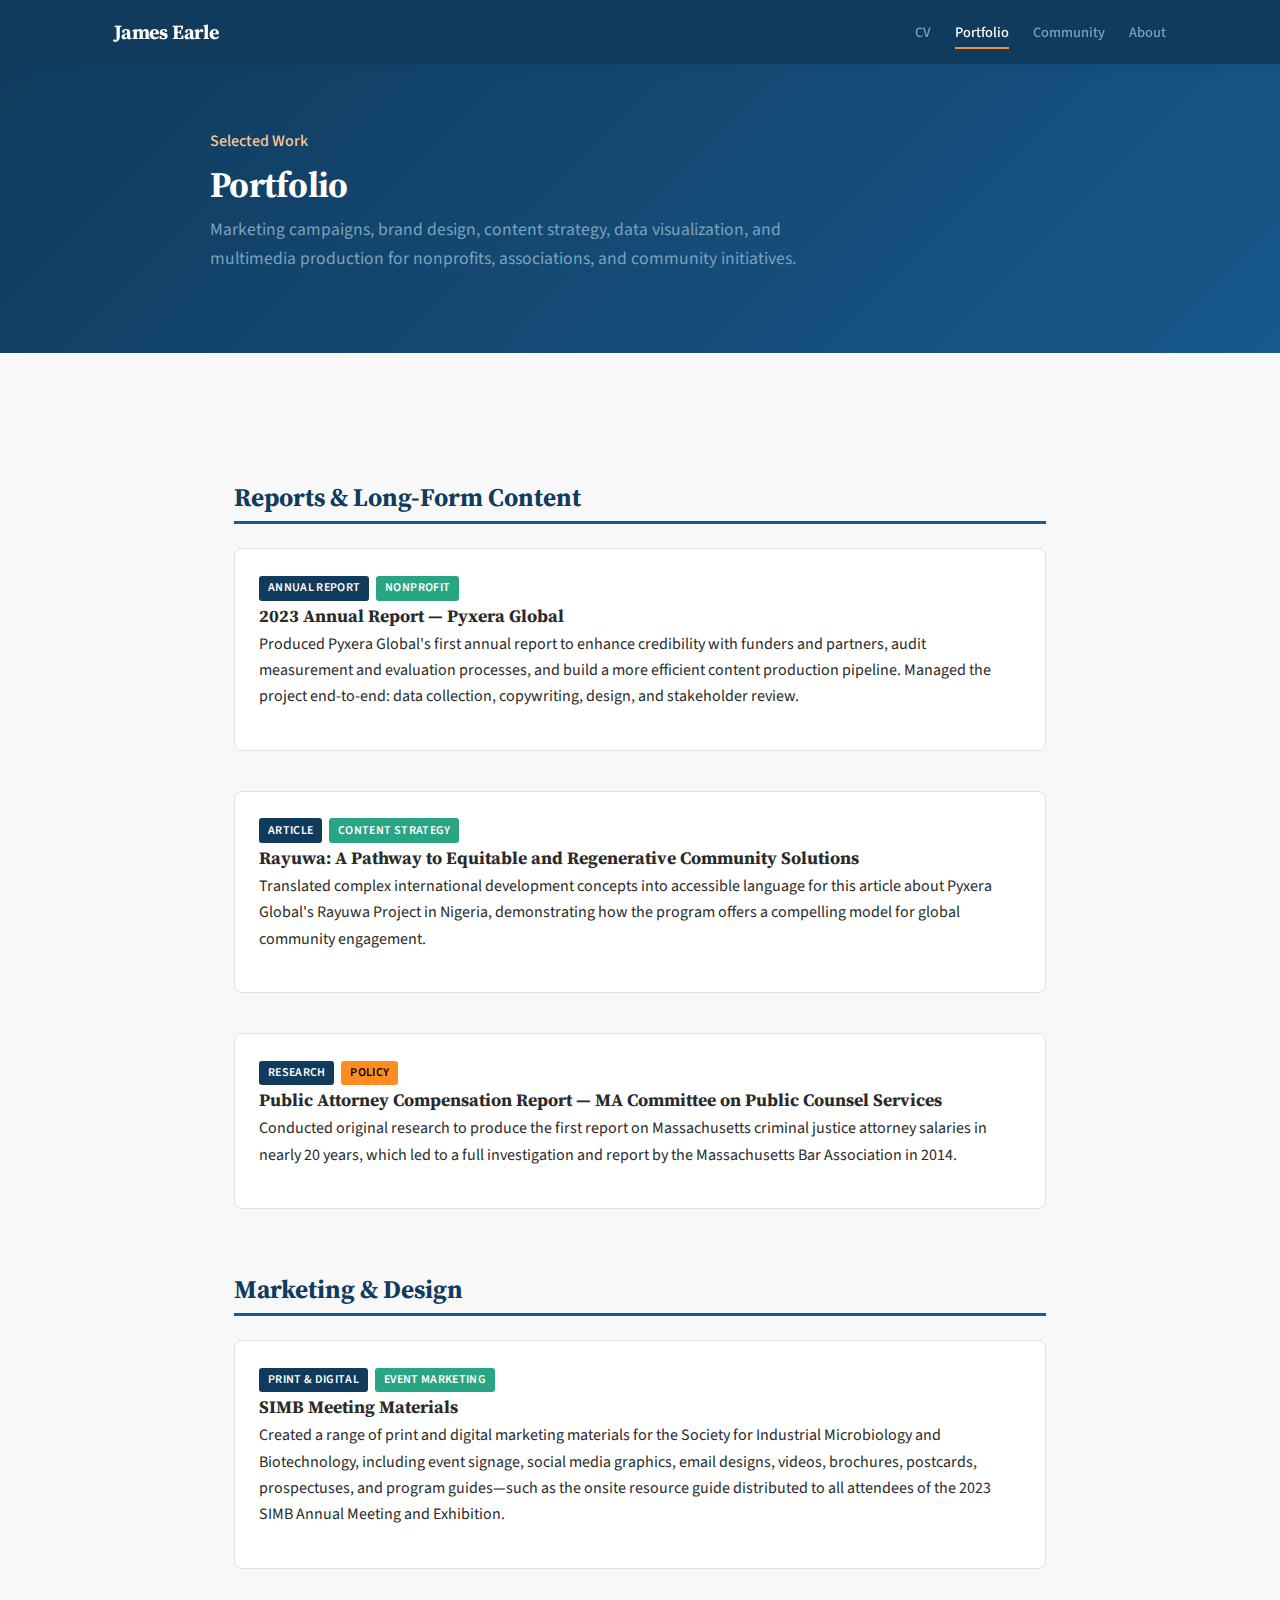
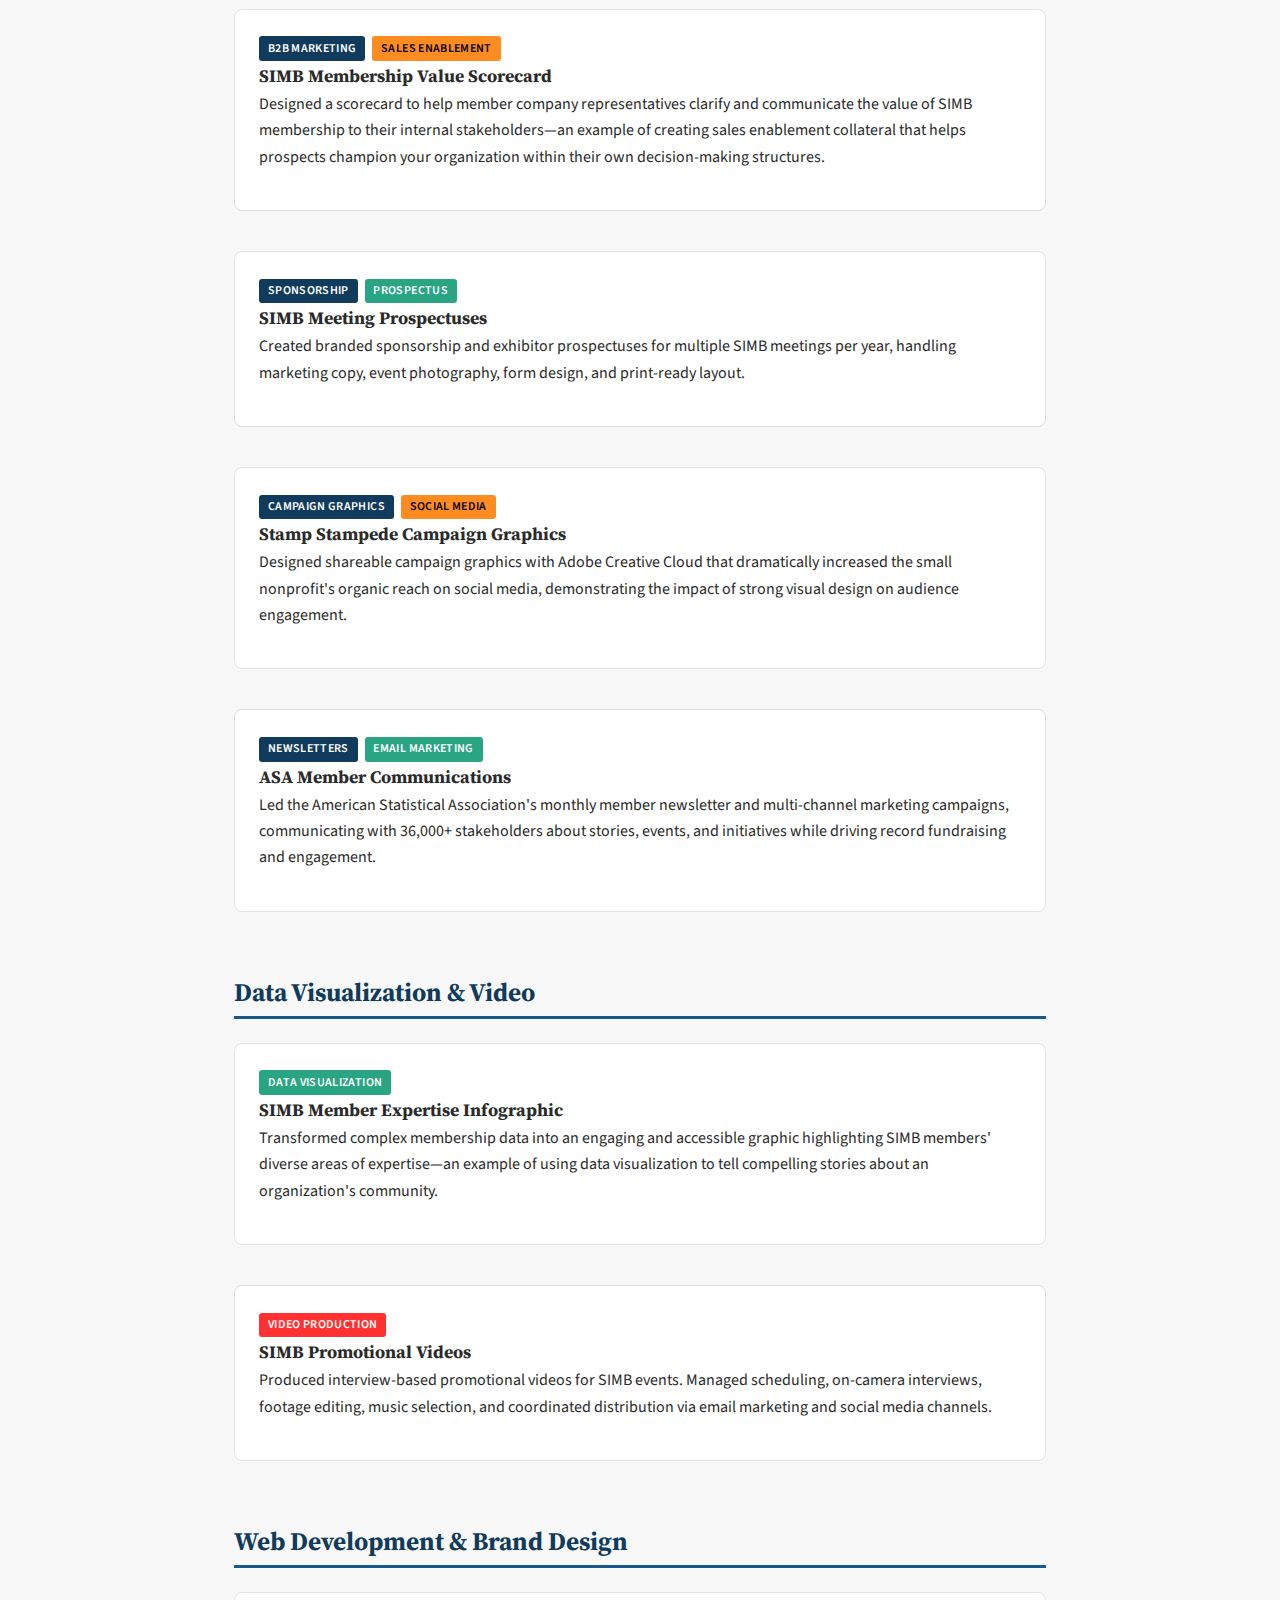
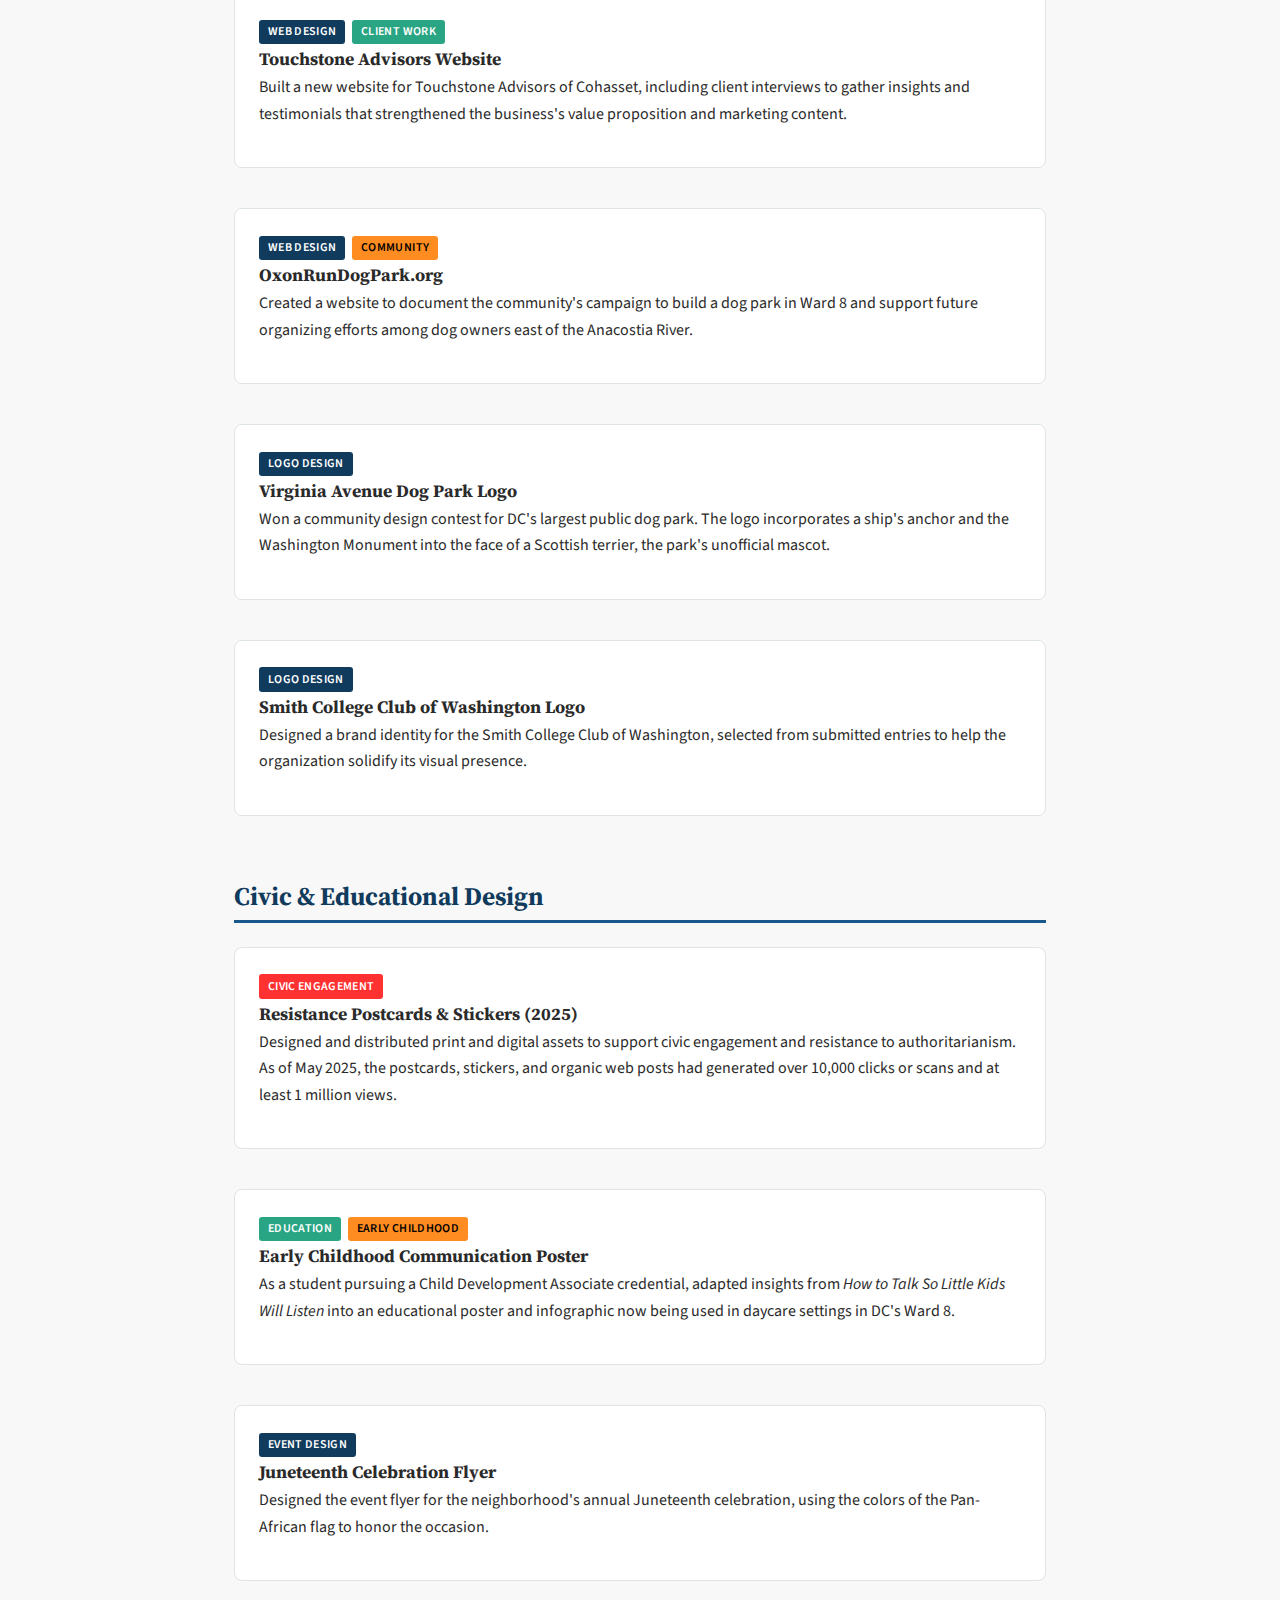
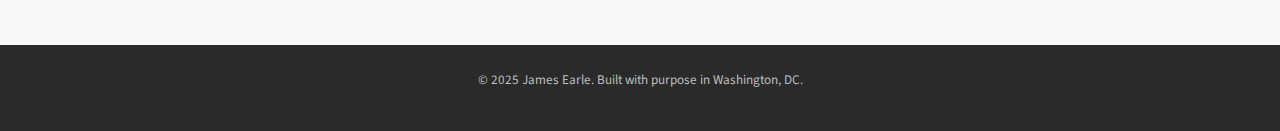
<file: portfolio.html>
<!DOCTYPE html>
<html lang="en">
<head>
  <meta charset="UTF-8">
  <meta name="viewport" content="width=device-width, initial-scale=1.0">
  <title>Portfolio | James Earle — Marketing, Design &amp; Content Samples</title>
  <meta name="description" content="Selected work samples from James Earle: nonprofit marketing campaigns, brand design, annual reports, data visualization, video production, web development, and content strategy for social impact organizations.">
  <meta name="author" content="James Earle">
  <link rel="canonical" href="https://jamesearle.net/portfolio/">

  <!-- Open Graph -->
  <meta property="og:title" content="Portfolio | James Earle — Marketing, Design & Content Samples">
  <meta property="og:description" content="Selected work: nonprofit marketing campaigns, brand design, annual reports, data visualization, video production, and content strategy.">
  <meta property="og:type" content="website">
  <meta property="og:url" content="https://jamesearle.net/portfolio/">

  <!-- Fonts -->
  <link rel="preconnect" href="https://fonts.googleapis.com">
  <link rel="preconnect" href="https://fonts.gstatic.com" crossorigin>
  <link href="https://fonts.googleapis.com/css2?family=Source+Sans+3:wght@400;500;600;700&family=Source+Serif+4:wght@400;600;700&display=swap" rel="stylesheet">
  <link rel="stylesheet" href="css/style.css">
</head>
<body>

  <!-- Navigation -->
  <nav class="site-nav" aria-label="Main navigation">
    <div class="nav-inner">
      <a href="index.html" class="nav-brand">James Earle</a>
      <button class="nav-toggle" aria-expanded="false" aria-controls="nav-menu" aria-label="Toggle navigation">
        <span></span><span></span><span></span>
      </button>
      <ul class="nav-links" id="nav-menu">
        <li><a href="index.html">CV</a></li>
        <li><a href="portfolio.html" class="active">Portfolio</a></li>
        <li><a href="community.html">Community</a></li>
        <li><a href="about.html">About</a></li>
      </ul>
    </div>
  </nav>

  <!-- Page Header -->
  <header class="page-header">
    <div class="page-header-inner">
      <p class="subtitle">Selected Work</p>
      <h1>Portfolio</h1>
      <p>Marketing campaigns, brand design, content strategy, data visualization, and multimedia production for nonprofits, associations, and community initiatives.</p>
    </div>
  </header>

  <!-- Main Content -->
  <main>

    <!-- Reports & Long-Form Content -->
    <section aria-labelledby="reports-heading">
      <h2 id="reports-heading">Reports &amp; Long-Form Content</h2>

      <div class="portfolio-grid">
        <article class="portfolio-item">
          <div class="portfolio-item-content">
            <span class="portfolio-tag">Annual Report</span>
            <span class="portfolio-tag portfolio-tag--teal">Nonprofit</span>
            <h3>2023 Annual Report — Pyxera Global</h3>
            <p>Produced Pyxera Global's first annual report to enhance credibility with funders and partners, audit measurement and evaluation processes, and build a more efficient content production pipeline. Managed the project end-to-end: data collection, copywriting, design, and stakeholder review.</p>
          </div>
        </article>

        <article class="portfolio-item">
          <div class="portfolio-item-content">
            <span class="portfolio-tag">Article</span>
            <span class="portfolio-tag portfolio-tag--teal">Content Strategy</span>
            <h3>Rayuwa: A Pathway to Equitable and Regenerative Community Solutions</h3>
            <p>Translated complex international development concepts into accessible language for this article about Pyxera Global's Rayuwa Project in Nigeria, demonstrating how the program offers a compelling model for global community engagement.</p>
          </div>
        </article>

        <article class="portfolio-item">
          <div class="portfolio-item-content">
            <span class="portfolio-tag">Research</span>
            <span class="portfolio-tag portfolio-tag--orange">Policy</span>
            <h3>Public Attorney Compensation Report — MA Committee on Public Counsel Services</h3>
            <p>Conducted original research to produce the first report on Massachusetts criminal justice attorney salaries in nearly 20 years, which led to a full investigation and report by the Massachusetts Bar Association in 2014.</p>
          </div>
        </article>
      </div>
    </section>

    <!-- Marketing & Design -->
    <section aria-labelledby="marketing-heading">
      <h2 id="marketing-heading">Marketing &amp; Design</h2>

      <div class="portfolio-grid">
        <article class="portfolio-item">
          <div class="portfolio-item-content">
            <span class="portfolio-tag">Print &amp; Digital</span>
            <span class="portfolio-tag portfolio-tag--teal">Event Marketing</span>
            <h3>SIMB Meeting Materials</h3>
            <p>Created a range of print and digital marketing materials for the Society for Industrial Microbiology and Biotechnology, including event signage, social media graphics, email designs, videos, brochures, postcards, prospectuses, and program guides—such as the onsite resource guide distributed to all attendees of the 2023 SIMB Annual Meeting and Exhibition.</p>
          </div>
        </article>

        <article class="portfolio-item">
          <div class="portfolio-item-content">
            <span class="portfolio-tag">B2B Marketing</span>
            <span class="portfolio-tag portfolio-tag--orange">Sales Enablement</span>
            <h3>SIMB Membership Value Scorecard</h3>
            <p>Designed a scorecard to help member company representatives clarify and communicate the value of SIMB membership to their internal stakeholders—an example of creating sales enablement collateral that helps prospects champion your organization within their own decision-making structures.</p>
          </div>
        </article>

        <article class="portfolio-item">
          <div class="portfolio-item-content">
            <span class="portfolio-tag">Sponsorship</span>
            <span class="portfolio-tag portfolio-tag--teal">Prospectus</span>
            <h3>SIMB Meeting Prospectuses</h3>
            <p>Created branded sponsorship and exhibitor prospectuses for multiple SIMB meetings per year, handling marketing copy, event photography, form design, and print-ready layout.</p>
          </div>
        </article>

        <article class="portfolio-item">
          <div class="portfolio-item-content">
            <span class="portfolio-tag">Campaign Graphics</span>
            <span class="portfolio-tag portfolio-tag--orange">Social Media</span>
            <h3>Stamp Stampede Campaign Graphics</h3>
            <p>Designed shareable campaign graphics with Adobe Creative Cloud that dramatically increased the small nonprofit's organic reach on social media, demonstrating the impact of strong visual design on audience engagement.</p>
          </div>
        </article>

        <article class="portfolio-item">
          <div class="portfolio-item-content">
            <span class="portfolio-tag">Newsletters</span>
            <span class="portfolio-tag portfolio-tag--teal">Email Marketing</span>
            <h3>ASA Member Communications</h3>
            <p>Led the American Statistical Association's monthly member newsletter and multi-channel marketing campaigns, communicating with 36,000+ stakeholders about stories, events, and initiatives while driving record fundraising and engagement.</p>
          </div>
        </article>
      </div>
    </section>

    <!-- Data & Video -->
    <section aria-labelledby="data-heading">
      <h2 id="data-heading">Data Visualization &amp; Video</h2>

      <div class="portfolio-grid">
        <article class="portfolio-item">
          <div class="portfolio-item-content">
            <span class="portfolio-tag portfolio-tag--teal">Data Visualization</span>
            <h3>SIMB Member Expertise Infographic</h3>
            <p>Transformed complex membership data into an engaging and accessible graphic highlighting SIMB members' diverse areas of expertise—an example of using data visualization to tell compelling stories about an organization's community.</p>
          </div>
        </article>

        <article class="portfolio-item">
          <div class="portfolio-item-content">
            <span class="portfolio-tag portfolio-tag--red">Video Production</span>
            <h3>SIMB Promotional Videos</h3>
            <p>Produced interview-based promotional videos for SIMB events. Managed scheduling, on-camera interviews, footage editing, music selection, and coordinated distribution via email marketing and social media channels.</p>
          </div>
        </article>
      </div>
    </section>

    <!-- Web & Brand -->
    <section aria-labelledby="web-heading">
      <h2 id="web-heading">Web Development &amp; Brand Design</h2>

      <div class="portfolio-grid">
        <article class="portfolio-item">
          <div class="portfolio-item-content">
            <span class="portfolio-tag">Web Design</span>
            <span class="portfolio-tag portfolio-tag--teal">Client Work</span>
            <h3>Touchstone Advisors Website</h3>
            <p>Built a new website for Touchstone Advisors of Cohasset, including client interviews to gather insights and testimonials that strengthened the business's value proposition and marketing content.</p>
          </div>
        </article>

        <article class="portfolio-item">
          <div class="portfolio-item-content">
            <span class="portfolio-tag">Web Design</span>
            <span class="portfolio-tag portfolio-tag--orange">Community</span>
            <h3>OxonRunDogPark.org</h3>
            <p>Created a website to document the community's campaign to build a dog park in Ward 8 and support future organizing efforts among dog owners east of the Anacostia River.</p>
          </div>
        </article>

        <article class="portfolio-item">
          <div class="portfolio-item-content">
            <span class="portfolio-tag">Logo Design</span>
            <h3>Virginia Avenue Dog Park Logo</h3>
            <p>Won a community design contest for DC's largest public dog park. The logo incorporates a ship's anchor and the Washington Monument into the face of a Scottish terrier, the park's unofficial mascot.</p>
          </div>
        </article>

        <article class="portfolio-item">
          <div class="portfolio-item-content">
            <span class="portfolio-tag">Logo Design</span>
            <h3>Smith College Club of Washington Logo</h3>
            <p>Designed a brand identity for the Smith College Club of Washington, selected from submitted entries to help the organization solidify its visual presence.</p>
          </div>
        </article>
      </div>
    </section>

    <!-- Civic & Education -->
    <section aria-labelledby="civic-heading">
      <h2 id="civic-heading">Civic &amp; Educational Design</h2>

      <div class="portfolio-grid">
        <article class="portfolio-item">
          <div class="portfolio-item-content">
            <span class="portfolio-tag portfolio-tag--red">Civic Engagement</span>
            <h3>Resistance Postcards &amp; Stickers (2025)</h3>
            <p>Designed and distributed print and digital assets to support civic engagement and resistance to authoritarianism. As of May 2025, the postcards, stickers, and organic web posts had generated over 10,000 clicks or scans and at least 1 million views.</p>
          </div>
        </article>

        <article class="portfolio-item">
          <div class="portfolio-item-content">
            <span class="portfolio-tag portfolio-tag--teal">Education</span>
            <span class="portfolio-tag portfolio-tag--orange">Early Childhood</span>
            <h3>Early Childhood Communication Poster</h3>
            <p>As a student pursuing a Child Development Associate credential, adapted insights from <cite>How to Talk So Little Kids Will Listen</cite> into an educational poster and infographic now being used in daycare settings in DC's Ward 8.</p>
          </div>
        </article>

        <article class="portfolio-item">
          <div class="portfolio-item-content">
            <span class="portfolio-tag">Event Design</span>
            <h3>Juneteenth Celebration Flyer</h3>
            <p>Designed the event flyer for the neighborhood's annual Juneteenth celebration, using the colors of the Pan-African flag to honor the occasion.</p>
          </div>
        </article>
      </div>
    </section>

  </main>

  <!-- Footer -->
  <footer class="site-footer">
    <p>&copy; 2025 James Earle. Built with purpose in Washington, DC.</p>
  </footer>

  <script src="js/main.js"></script>
</body>
</html>
</file>
<file: css/style.css>
/* ============================================
   James Earle — Personal Website
   Brand System & Global Styles
   ============================================ */

/* --- Brand Colors --- */
:root {
  /* Primary: Navy-Blue-Storm */
  --navy: #103b5d;
  --blue: #18588c;
  --storm: #7da2be;

  /* Secondary: Greens/Teals */
  --forest: #0b564d;
  --teal: #29a583;
  --mint: #95c5b2;

  /* Accent: Oranges */
  --umber: #804611;
  --orange: #ff8c21;
  --peach: #ffc690;

  /* Accent: Reds */
  --burgundy: #720b0b;
  --red: #ff3131;
  --coral: #ff7979;

  /* Neutrals */
  --charcoal: #2a2a2a;
  --gray: #babebe;
  --snow: #f8f8f8;
  --black: #000000;
  --white: #ffffff;

  /* Semantic tokens */
  --text-primary: var(--charcoal);
  --text-secondary: #555;
  --text-on-dark: var(--white);
  --bg-page: var(--snow);
  --bg-card: var(--white);
  --bg-highlight: #eef3f7;
  --accent-primary: var(--blue);
  --accent-secondary: var(--teal);
  --accent-warm: var(--orange);
  --border-light: #dde3e7;

  /* Typography */
  --font-display: 'Source Serif 4', 'Georgia', serif;
  --font-body: 'Source Sans 3', 'Helvetica Neue', sans-serif;
  --font-mono: 'Source Code Pro', 'Courier New', monospace;

  /* Spacing */
  --space-xs: 0.25rem;
  --space-sm: 0.5rem;
  --space-md: 1rem;
  --space-lg: 1.5rem;
  --space-xl: 2.5rem;
  --space-2xl: 4rem;

  /* Layout */
  --max-width: 860px;
  --nav-height: 64px;
}

/* --- Reset & Base --- */
*, *::before, *::after {
  box-sizing: border-box;
  margin: 0;
  padding: 0;
}

html {
  font-size: 16px;
  scroll-behavior: smooth;
  -webkit-font-smoothing: antialiased;
  -moz-osx-font-smoothing: grayscale;
}

body {
  font-family: var(--font-body);
  font-size: 1rem;
  line-height: 1.65;
  color: var(--text-primary);
  background-color: var(--bg-page);
}

img {
  max-width: 100%;
  height: auto;
  display: block;
}

a {
  color: var(--accent-primary);
  text-decoration: none;
  transition: color 0.2s ease;
}

a:hover {
  color: var(--navy);
  text-decoration: underline;
}

/* --- Typography --- */
h1, h2, h3, h4, h5, h6 {
  font-family: var(--font-display);
  font-weight: 700;
  line-height: 1.25;
  color: var(--navy);
}

h1 {
  font-size: 2.25rem;
  letter-spacing: -0.02em;
}

h2 {
  font-size: 1.6rem;
  margin-top: var(--space-2xl);
  margin-bottom: var(--space-lg);
  padding-bottom: var(--space-sm);
  border-bottom: 3px solid var(--blue);
}

h3 {
  font-size: 1.2rem;
  color: var(--charcoal);
  margin-top: var(--space-xl);
  margin-bottom: var(--space-xs);
}

h4 {
  font-size: 1rem;
  font-family: var(--font-body);
  font-weight: 600;
  color: var(--text-secondary);
}

p {
  margin-bottom: var(--space-md);
}

strong {
  font-weight: 600;
}

/* --- Navigation --- */
.site-nav {
  position: sticky;
  top: 0;
  z-index: 100;
  background: var(--navy);
  height: var(--nav-height);
  display: flex;
  align-items: center;
  box-shadow: 0 2px 8px rgba(16, 59, 93, 0.15);
}

.nav-inner {
  max-width: 1100px;
  width: 100%;
  margin: 0 auto;
  padding: 0 var(--space-lg);
  display: flex;
  align-items: center;
  justify-content: space-between;
}

.nav-brand {
  font-family: var(--font-display);
  font-size: 1.25rem;
  font-weight: 700;
  color: var(--white);
  text-decoration: none;
  letter-spacing: -0.01em;
}

.nav-brand:hover {
  color: var(--peach);
  text-decoration: none;
}

.nav-links {
  list-style: none;
  display: flex;
  gap: var(--space-lg);
  align-items: center;
}

.nav-links a {
  color: var(--storm);
  font-size: 0.9rem;
  font-weight: 500;
  text-decoration: none;
  padding: var(--space-xs) 0;
  border-bottom: 2px solid transparent;
  transition: color 0.2s ease, border-color 0.2s ease;
}

.nav-links a:hover,
.nav-links a.active {
  color: var(--white);
  border-bottom-color: var(--orange);
  text-decoration: none;
}

/* Mobile nav toggle */
.nav-toggle {
  display: none;
  background: none;
  border: none;
  cursor: pointer;
  padding: var(--space-sm);
}

.nav-toggle span {
  display: block;
  width: 22px;
  height: 2px;
  background: var(--white);
  margin: 5px 0;
  transition: transform 0.3s ease;
}

/* --- Page Layout --- */
.page-header {
  background: linear-gradient(135deg, var(--navy) 0%, var(--blue) 100%);
  padding: var(--space-2xl) var(--space-lg);
  color: var(--white);
}

.page-header-inner {
  max-width: var(--max-width);
  margin: 0 auto;
}

.page-header h1 {
  color: var(--white);
  margin-bottom: var(--space-sm);
}

.page-header p {
  color: var(--storm);
  font-size: 1.1rem;
  max-width: 640px;
}

.page-header .subtitle {
  color: var(--peach);
  font-family: var(--font-body);
  font-weight: 500;
  font-size: 1rem;
  margin-bottom: var(--space-sm);
}

main {
  max-width: var(--max-width);
  margin: 0 auto;
  padding: var(--space-2xl) var(--space-lg);
}

/* --- CV-Specific Styles --- */
.job-entry {
  margin-bottom: var(--space-xl);
  padding-bottom: var(--space-xl);
  border-bottom: 1px solid var(--border-light);
}

.job-entry:last-child {
  border-bottom: none;
}

.job-header {
  margin-bottom: var(--space-md);
}

.job-title {
  font-family: var(--font-display);
  font-size: 1.2rem;
  font-weight: 700;
  color: var(--charcoal);
  margin: 0;
}

.job-org {
  font-weight: 600;
  color: var(--blue);
  font-size: 1rem;
}

.job-date {
  font-size: 0.875rem;
  color: var(--text-secondary);
  font-style: italic;
}

.job-bullets {
  list-style: none;
  padding: 0;
}

.job-bullets li {
  position: relative;
  padding-left: 1.25rem;
  margin-bottom: var(--space-sm);
  line-height: 1.6;
}

.job-bullets li::before {
  content: '';
  position: absolute;
  left: 0;
  top: 0.65em;
  width: 6px;
  height: 6px;
  border-radius: 50%;
  background: var(--teal);
}

/* --- Skills Section --- */
.skills-grid {
  display: grid;
  grid-template-columns: 1fr 1fr;
  gap: var(--space-lg);
  margin-top: var(--space-md);
}

.skill-category h4 {
  font-family: var(--font-display);
  font-weight: 700;
  color: var(--navy);
  font-size: 0.95rem;
  margin-bottom: var(--space-sm);
  text-transform: uppercase;
  letter-spacing: 0.04em;
}

.skill-tags {
  display: flex;
  flex-wrap: wrap;
  gap: var(--space-xs);
}

.skill-tag {
  display: inline-block;
  background: var(--bg-highlight);
  color: var(--charcoal);
  padding: 0.2rem 0.6rem;
  border-radius: 4px;
  font-size: 0.825rem;
  border: 1px solid var(--border-light);
}

/* --- Education --- */
.edu-entry {
  margin-bottom: var(--space-lg);
}

.edu-degree {
  font-family: var(--font-display);
  font-weight: 700;
  color: var(--charcoal);
  font-size: 1.05rem;
}

.edu-school {
  color: var(--blue);
  font-weight: 600;
}

.edu-year {
  font-size: 0.875rem;
  color: var(--text-secondary);
  font-style: italic;
}

/* --- Portfolio Styles --- */
.portfolio-grid {
  display: grid;
  grid-template-columns: 1fr;
  gap: var(--space-xl);
}

.portfolio-item {
  background: var(--bg-card);
  border: 1px solid var(--border-light);
  border-radius: 8px;
  overflow: hidden;
  transition: box-shadow 0.2s ease;
}

.portfolio-item:hover {
  box-shadow: 0 4px 20px rgba(16, 59, 93, 0.1);
}

.portfolio-item-content {
  padding: var(--space-lg);
}

.portfolio-item h3 {
  margin-top: 0;
  font-size: 1.1rem;
}

.portfolio-tag {
  display: inline-block;
  background: var(--navy);
  color: var(--white);
  padding: 0.15rem 0.55rem;
  border-radius: 3px;
  font-size: 0.75rem;
  font-weight: 600;
  text-transform: uppercase;
  letter-spacing: 0.03em;
  margin-right: var(--space-xs);
  margin-bottom: var(--space-xs);
}

.portfolio-tag--teal { background: var(--teal); }
.portfolio-tag--orange { background: var(--orange); color: var(--black); }
.portfolio-tag--red { background: var(--red); }

/* --- Community Page --- */
.story-entry {
  margin-bottom: var(--space-2xl);
  padding-bottom: var(--space-xl);
  border-bottom: 1px solid var(--border-light);
}

.story-entry:last-child {
  border-bottom: none;
}

.story-entry h3 {
  margin-top: 0;
}

.story-source {
  font-size: 0.85rem;
  color: var(--text-secondary);
  font-style: italic;
  margin-bottom: var(--space-sm);
}

/* --- About Page --- */
.about-section {
  margin-bottom: var(--space-2xl);
}

.strengths-list {
  display: grid;
  grid-template-columns: repeat(auto-fill, minmax(200px, 1fr));
  gap: var(--space-md);
  margin-top: var(--space-md);
}

.strength-card {
  background: var(--bg-card);
  border: 1px solid var(--border-light);
  border-radius: 6px;
  padding: var(--space-md);
  border-top: 3px solid var(--teal);
}

.strength-card h4 {
  color: var(--navy);
  font-family: var(--font-display);
  font-weight: 700;
  margin-bottom: var(--space-xs);
}

.strength-card p {
  font-size: 0.875rem;
  color: var(--text-secondary);
  margin: 0;
}

/* --- Contact Bar --- */
.contact-bar {
  background: var(--navy);
  padding: var(--space-md) var(--space-lg);
  text-align: center;
}

.contact-bar a {
  color: var(--storm);
  margin: 0 var(--space-md);
  font-size: 0.9rem;
}

.contact-bar a:hover {
  color: var(--white);
  text-decoration: none;
}

.contact-bar .separator {
  color: var(--storm);
  opacity: 0.4;
}

/* --- Footer --- */
.site-footer {
  background: var(--charcoal);
  color: var(--gray);
  text-align: center;
  padding: var(--space-lg);
  font-size: 0.825rem;
}

.site-footer a {
  color: var(--storm);
}

/* --- CTA Button --- */
.btn {
  display: inline-block;
  padding: 0.6rem 1.4rem;
  border-radius: 5px;
  font-weight: 600;
  font-size: 0.9rem;
  text-decoration: none;
  transition: background 0.2s ease, transform 0.1s ease;
  cursor: pointer;
}

.btn:hover {
  text-decoration: none;
  transform: translateY(-1px);
}

.btn-primary {
  background: var(--orange);
  color: var(--black);
}

.btn-primary:hover {
  background: var(--peach);
  color: var(--black);
}

.btn-outline {
  background: transparent;
  color: var(--white);
  border: 2px solid var(--storm);
}

.btn-outline:hover {
  border-color: var(--white);
  color: var(--white);
}

/* --- Print Styles --- */
@media print {
  .site-nav, .site-footer, .contact-bar, .nav-toggle {
    display: none;
  }
  .page-header {
    background: none;
    color: var(--charcoal);
    padding: var(--space-md) 0;
  }
  .page-header h1, .page-header p, .page-header .subtitle {
    color: var(--charcoal);
  }
  main {
    padding: 0;
  }
  body {
    font-size: 11pt;
  }
  a {
    color: var(--charcoal);
  }
  .job-entry {
    break-inside: avoid;
  }
}

/* --- Responsive --- */
@media (max-width: 768px) {
  h1 { font-size: 1.75rem; }
  h2 { font-size: 1.35rem; }

  .nav-toggle {
    display: block;
  }

  .nav-links {
    display: none;
    position: absolute;
    top: var(--nav-height);
    left: 0;
    right: 0;
    background: var(--navy);
    flex-direction: column;
    padding: var(--space-md) var(--space-lg);
    gap: var(--space-md);
    box-shadow: 0 4px 12px rgba(0,0,0,0.15);
  }

  .nav-links.open {
    display: flex;
  }

  .skills-grid {
    grid-template-columns: 1fr;
  }

  .strengths-list {
    grid-template-columns: 1fr;
  }

  .contact-bar a {
    display: block;
    margin: var(--space-xs) 0;
  }

  .contact-bar .separator {
    display: none;
  }

  main {
    padding: var(--space-xl) var(--space-md);
  }
}

/* --- Accessibility --- */
:focus-visible {
  outline: 3px solid var(--orange);
  outline-offset: 2px;
}

.sr-only {
  position: absolute;
  width: 1px;
  height: 1px;
  padding: 0;
  margin: -1px;
  overflow: hidden;
  clip: rect(0, 0, 0, 0);
  white-space: nowrap;
  border: 0;
}
</file>
